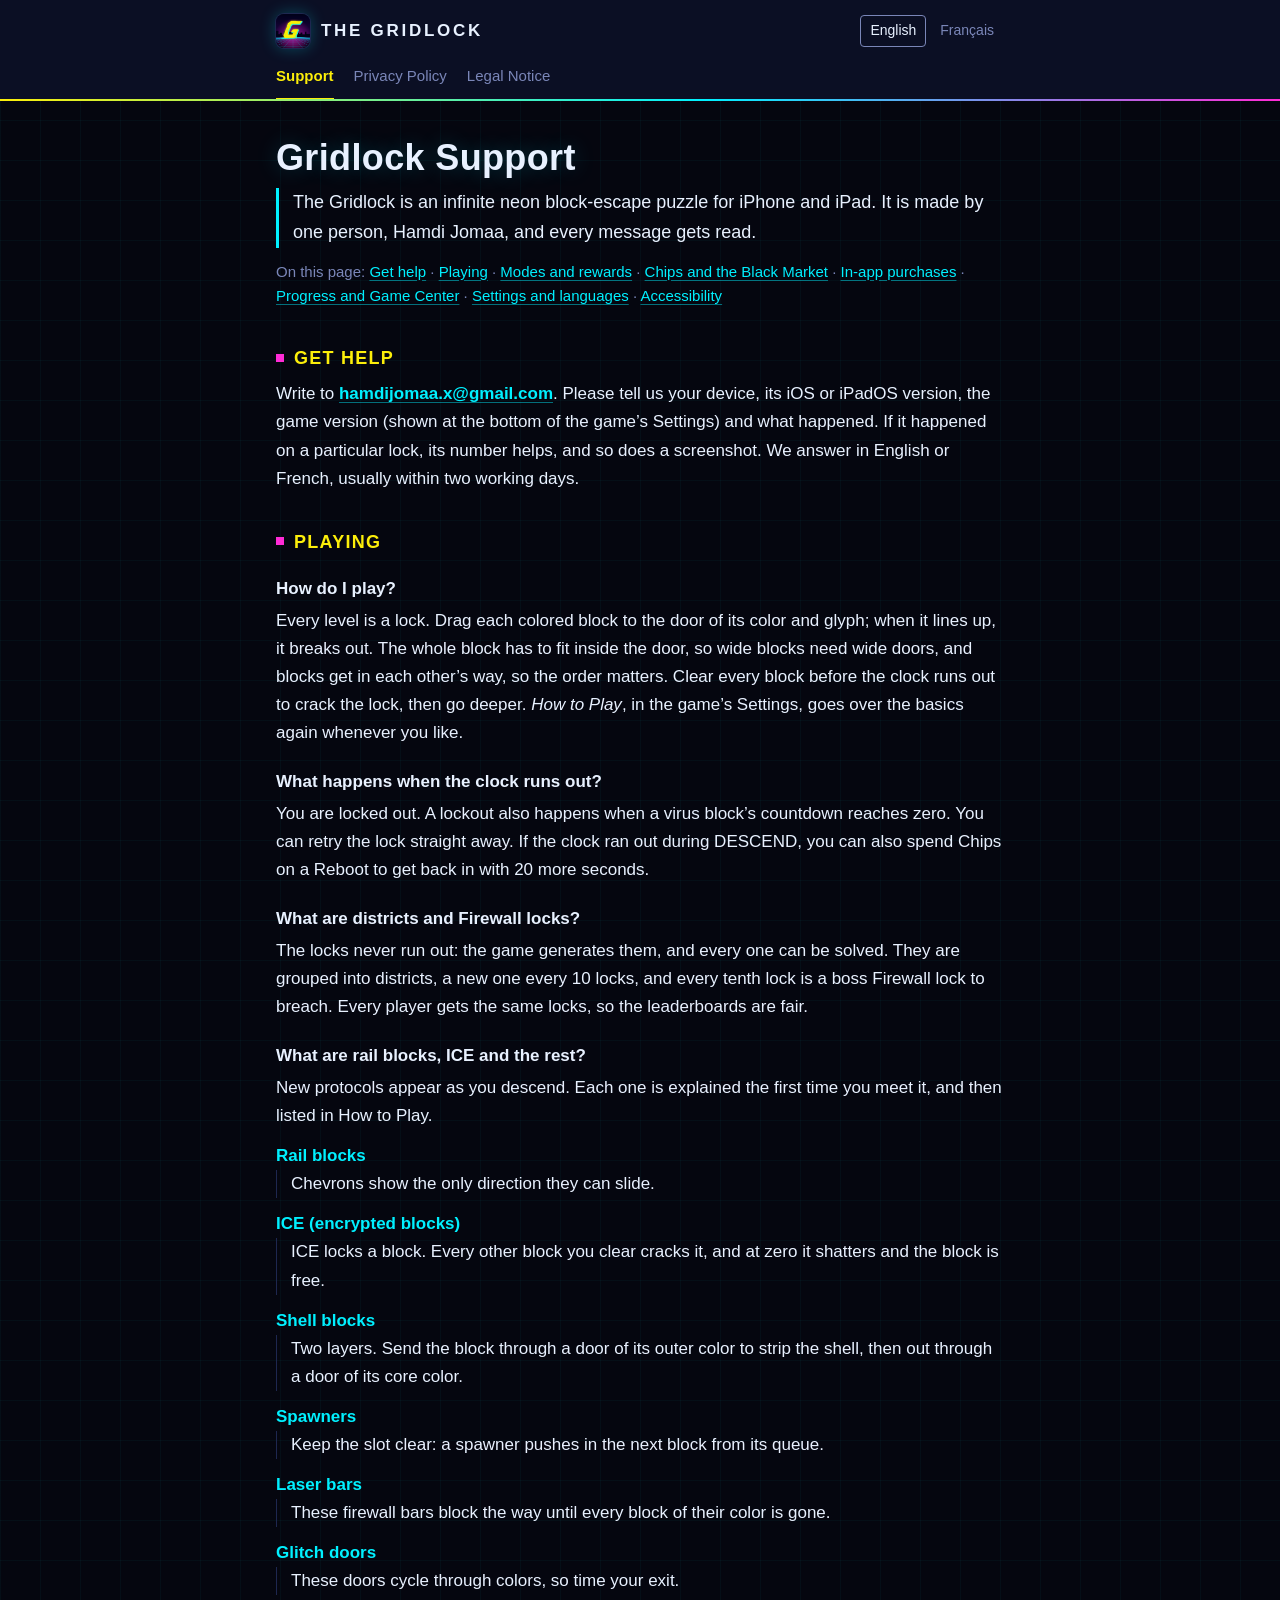
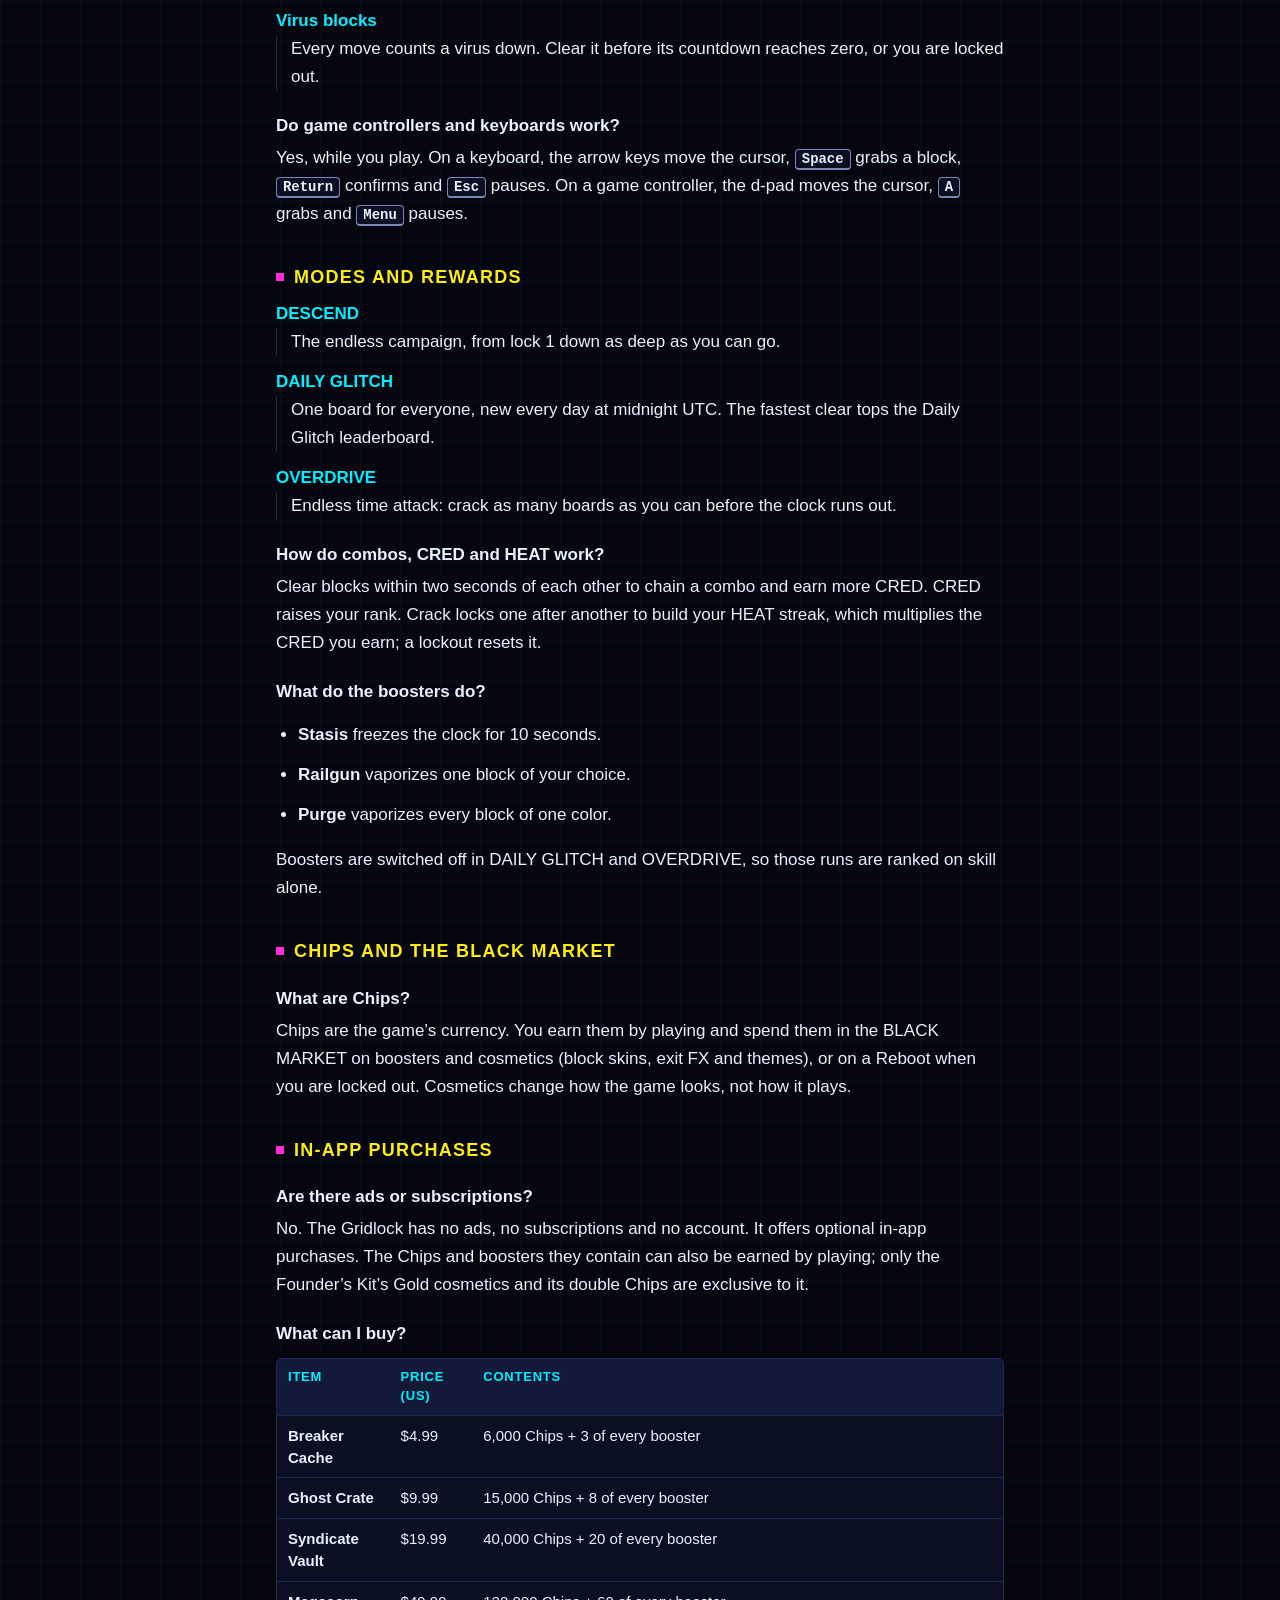
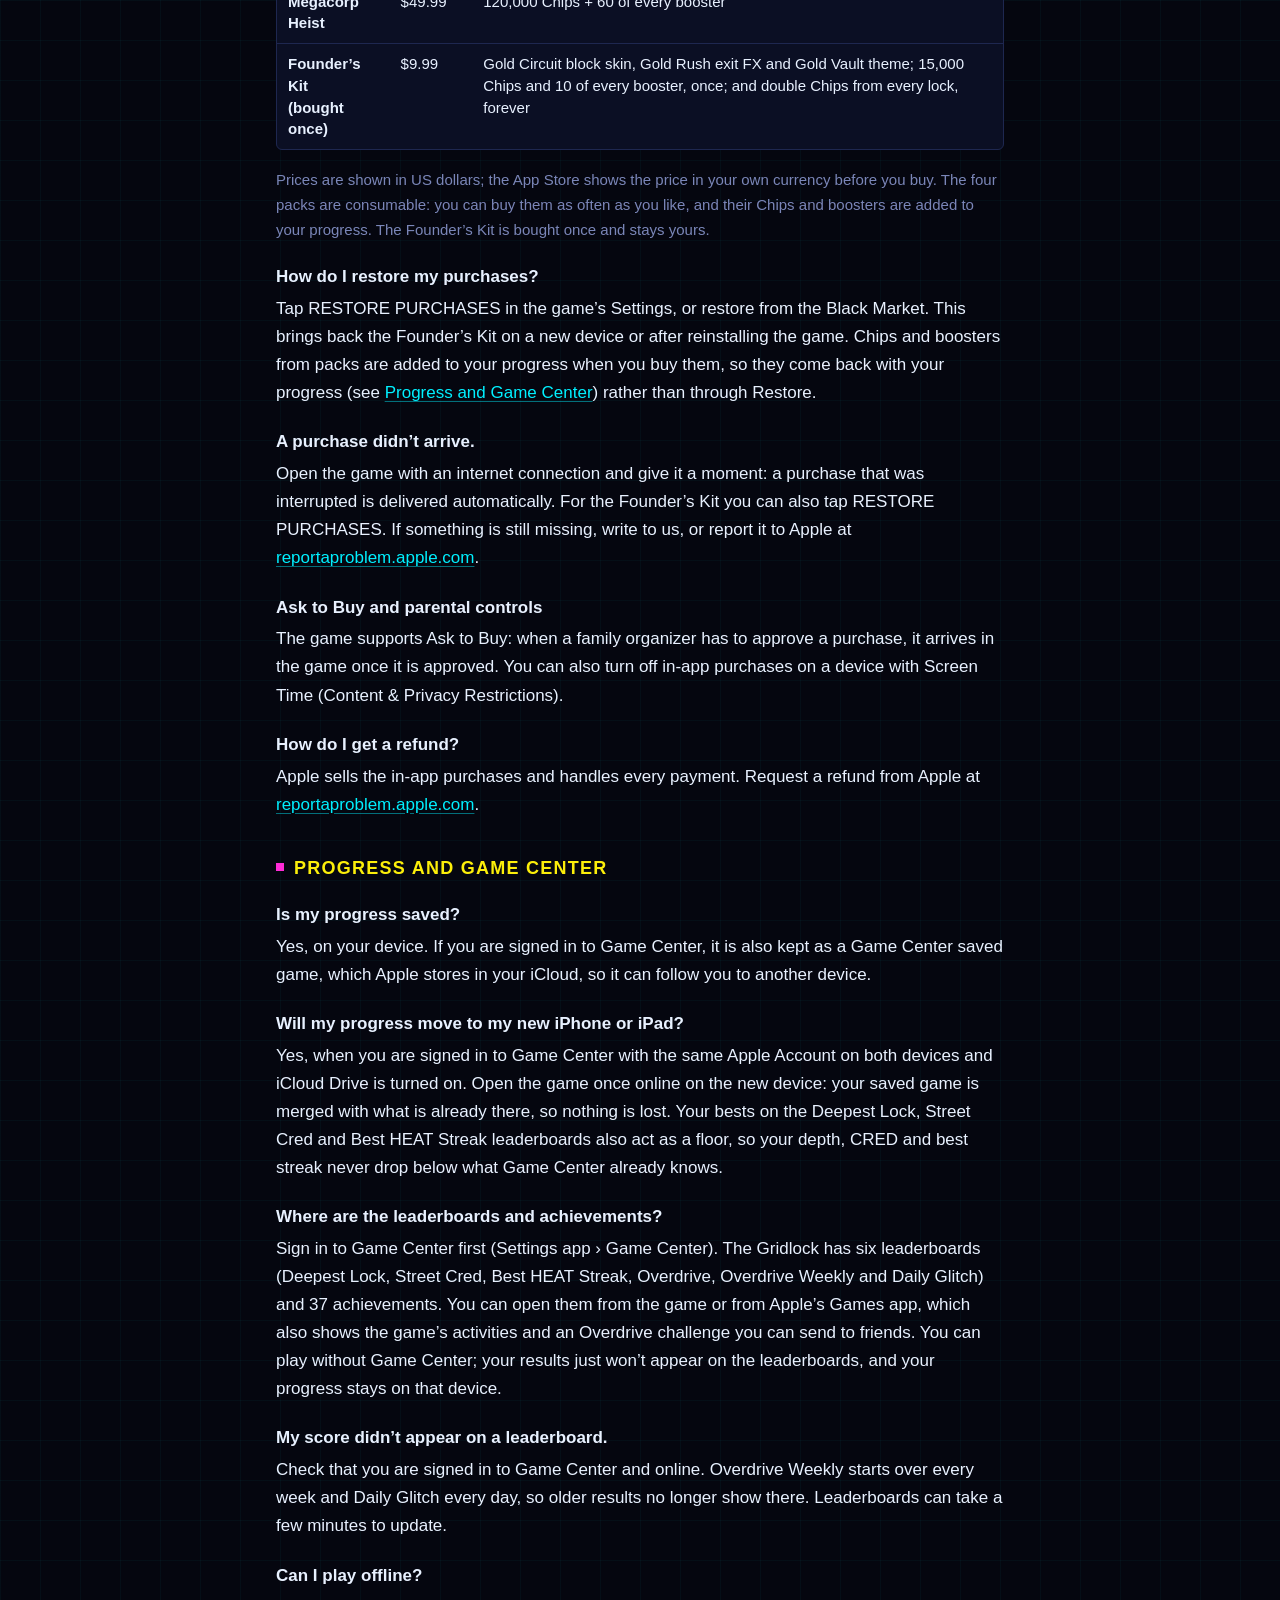
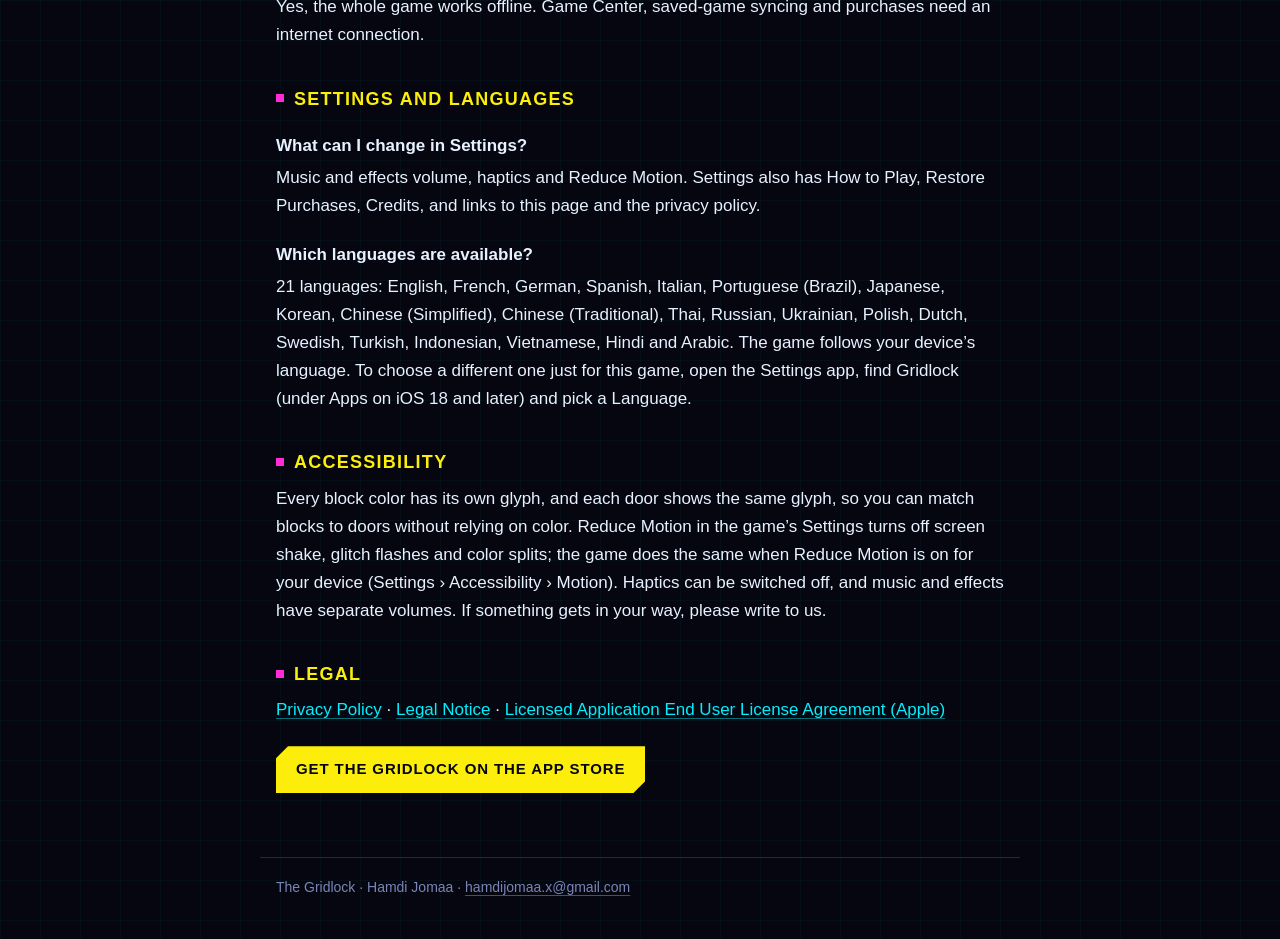
<file: index.html>
<!doctype html>
<html lang="en" dir="ltr">
<head><meta charset="utf-8"><meta name="viewport" content="width=device-width, initial-scale=1">
<meta name="color-scheme" content="dark"><meta name="theme-color" content="#05060F"><title>The Gridlock</title>
<link rel="canonical" href="https://hamdij0maa.github.io/gridlock-legal/">
<link rel="alternate" hreflang="en" href="https://hamdij0maa.github.io/gridlock-legal/en/index.html"><link rel="alternate" hreflang="fr" href="https://hamdij0maa.github.io/gridlock-legal/fr/index.html"><link rel="alternate" hreflang="x-default" href="https://hamdij0maa.github.io/gridlock-legal/">
<link rel="icon" href="icon.png"><link rel="stylesheet" href="style.css">
<script>
(function(){
  var have=['en', 'fr'];
  var asked=(navigator.languages&&navigator.languages.length?navigator.languages:[navigator.language||"en"]);
  var lang="en";
  for(var j=0;j<asked.length;j++){var b=String(asked[j]||"").toLowerCase().split("-")[0];if(have.indexOf(b)>=0){lang=b;break;}}
  var doc=(location.hash||"").replace("#","");
  var docs=['support', 'privacy', 'legal-notice'];
  location.replace(lang+"/"+(docs.indexOf(doc)>=0?doc:"support")+".html");
})();
</script></head>
<body><main><h1><span class="brand"><img src="icon.png" alt="">The Gridlock</span></h1><ul class="langs"><li><a href="en/support.html" lang="en" hreflang="en">English</a></li><li><a href="fr/support.html" lang="fr" hreflang="fr">Français</a></li></ul></main></body></html>
</file>
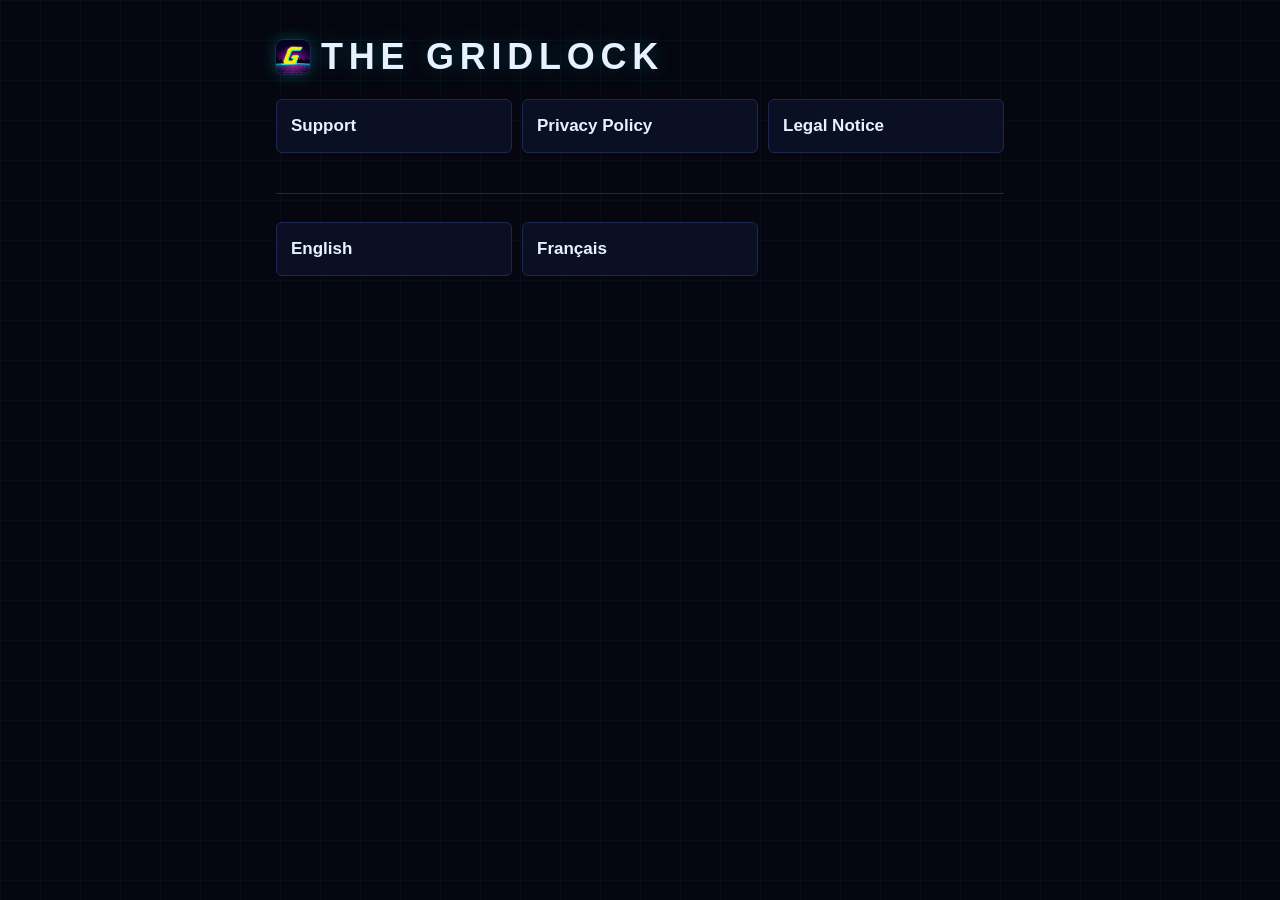
<file: en/index.html>
<!doctype html>
<html lang="en" dir="ltr">
<head><meta charset="utf-8"><meta name="viewport" content="width=device-width, initial-scale=1">
<meta name="color-scheme" content="dark"><meta name="theme-color" content="#05060F"><title>The Gridlock</title>
<link rel="canonical" href="https://hamdij0maa.github.io/gridlock-legal/en/index.html">
<link rel="alternate" hreflang="en" href="https://hamdij0maa.github.io/gridlock-legal/en/index.html"><link rel="alternate" hreflang="fr" href="https://hamdij0maa.github.io/gridlock-legal/fr/index.html"><link rel="alternate" hreflang="x-default" href="https://hamdij0maa.github.io/gridlock-legal/">
<link rel="icon" href="../icon.png"><link rel="stylesheet" href="../style.css"></head>
<body><main><h1><span class="brand"><img src="../icon.png" alt="">The Gridlock</span></h1><ul class="langs"><li><a href="support.html">Support</a></li><li><a href="privacy.html">Privacy Policy</a></li><li><a href="legal-notice.html">Legal Notice</a></li></ul><hr><nav aria-label="Language / Langue"><ul class="langs"><li><a href="../en/index.html" lang="en" hreflang="en" aria-current="true">English</a></li><li><a href="../fr/index.html" lang="fr" hreflang="fr">Français</a></li></ul></nav></main></body></html>
</file>
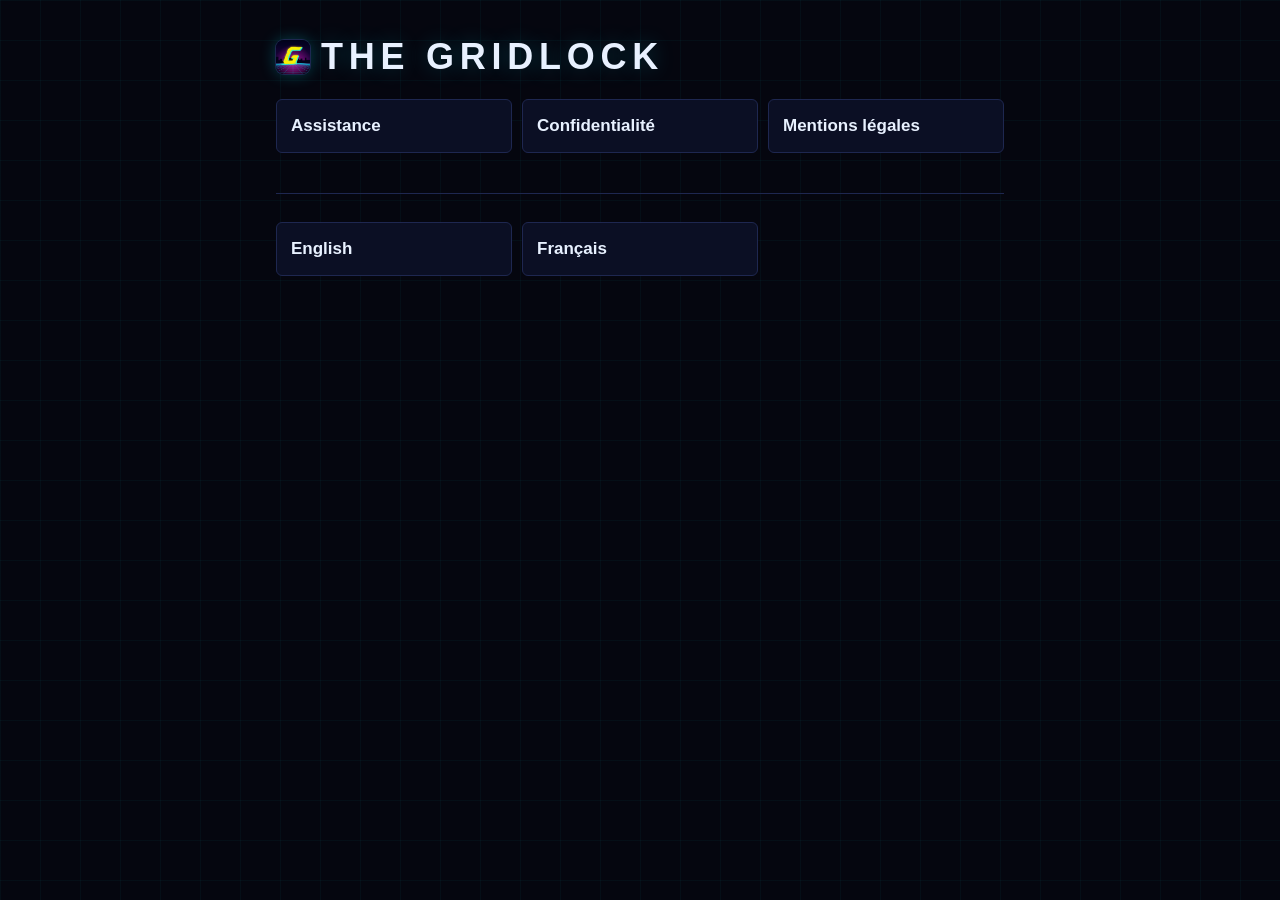
<file: fr/index.html>
<!doctype html>
<html lang="fr" dir="ltr">
<head><meta charset="utf-8"><meta name="viewport" content="width=device-width, initial-scale=1">
<meta name="color-scheme" content="dark"><meta name="theme-color" content="#05060F"><title>The Gridlock</title>
<link rel="canonical" href="https://hamdij0maa.github.io/gridlock-legal/fr/index.html">
<link rel="alternate" hreflang="en" href="https://hamdij0maa.github.io/gridlock-legal/en/index.html"><link rel="alternate" hreflang="fr" href="https://hamdij0maa.github.io/gridlock-legal/fr/index.html"><link rel="alternate" hreflang="x-default" href="https://hamdij0maa.github.io/gridlock-legal/">
<link rel="icon" href="../icon.png"><link rel="stylesheet" href="../style.css"></head>
<body><main><h1><span class="brand"><img src="../icon.png" alt="">The Gridlock</span></h1><ul class="langs"><li><a href="support.html">Assistance</a></li><li><a href="privacy.html">Confidentialité</a></li><li><a href="legal-notice.html">Mentions légales</a></li></ul><hr><nav aria-label="Language / Langue"><ul class="langs"><li><a href="../en/index.html" lang="en" hreflang="en">English</a></li><li><a href="../fr/index.html" lang="fr" hreflang="fr" aria-current="true">Français</a></li></ul></nav></main></body></html>
</file>
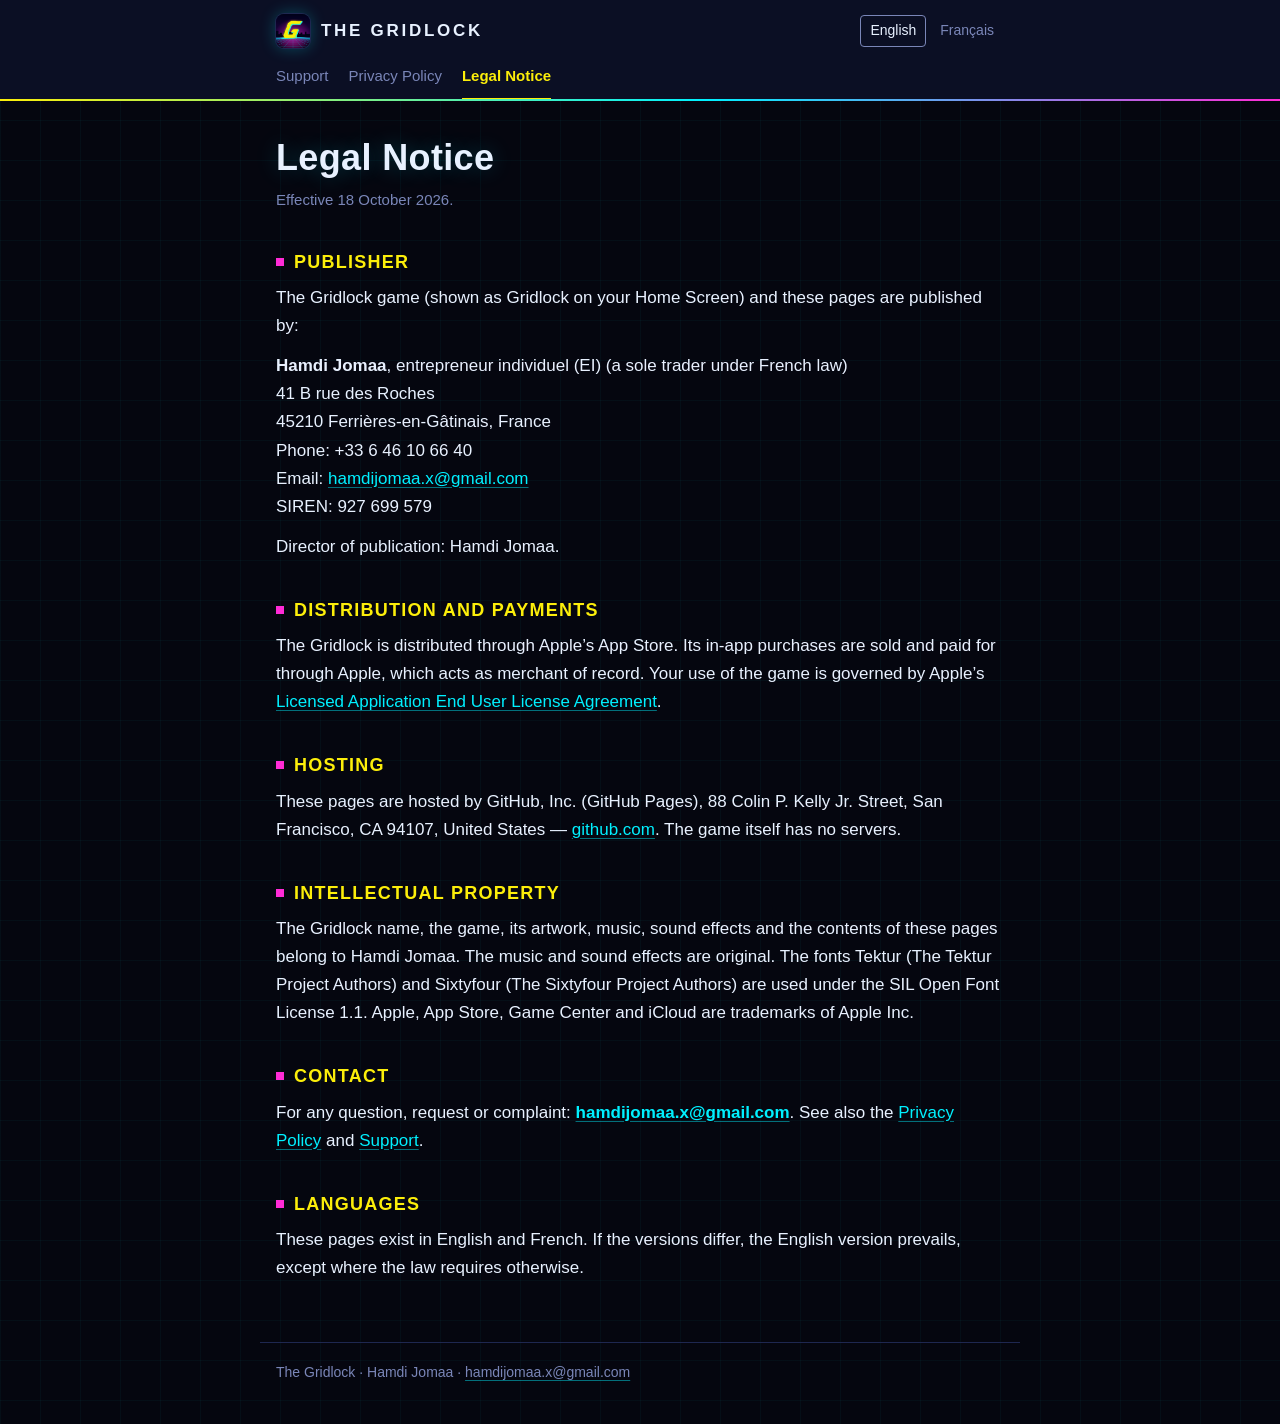
<file: en/legal-notice.html>
<!doctype html>
<html lang="en" dir="ltr">
<head>
<meta charset="utf-8">
<meta name="viewport" content="width=device-width, initial-scale=1">
<meta name="color-scheme" content="dark">
<meta name="theme-color" content="#0B0F24">
<title>Legal Notice · The Gridlock</title>
<meta name="description" content="Publisher, hosting and intellectual property information for The Gridlock.">
<link rel="canonical" href="https://hamdij0maa.github.io/gridlock-legal/en/legal-notice.html">
<link rel="alternate" hreflang="en" href="https://hamdij0maa.github.io/gridlock-legal/en/legal-notice.html">
<link rel="alternate" hreflang="fr" href="https://hamdij0maa.github.io/gridlock-legal/fr/legal-notice.html">
<link rel="alternate" hreflang="x-default" href="https://hamdij0maa.github.io/gridlock-legal/en/legal-notice.html">
<link rel="icon" href="../icon.png">
<link rel="stylesheet" href="../style.css">
</head>
<body>
<header>
<div class="bar"><a class="brand" href="support.html"><img src="../icon.png" alt="">The Gridlock</a>
<nav class="lang" aria-label="Language / Langue"><a href="../en/legal-notice.html" lang="en" hreflang="en" aria-current="true">English</a><a href="../fr/legal-notice.html" lang="fr" hreflang="fr">Français</a></nav></div>
<nav class="docs" aria-label="Pages"><a href="support.html">Support</a><a href="privacy.html">Privacy Policy</a><a href="legal-notice.html" aria-current="page">Legal Notice</a></nav>
</header>
<main>
<h1 id="top">Legal Notice</h1>
<p class="date">Effective 18 October 2026.</p>

<h2 id="publisher">Publisher</h2>
<p>The Gridlock game (shown as Gridlock on your Home Screen) and these pages are published by:</p>
<p><strong>Hamdi Jomaa</strong>, entrepreneur individuel (EI) (a sole trader under French law)<br>41 B rue des Roches<br>45210 Ferrières-en-Gâtinais, France<br>Phone: +33 6 46 10 66 40<br>Email: <a href="mailto:hamdijomaa.x@gmail.com">hamdijomaa.x@gmail.com</a><br>SIREN: 927 699 579</p>
<p>Director of publication: Hamdi Jomaa.</p>

<h2 id="distribution">Distribution and payments</h2>
<p>The Gridlock is distributed through Apple’s App Store. Its in-app purchases are sold and paid for through Apple, which acts as merchant of record. Your use of the game is governed by Apple’s <a href="https://www.apple.com/legal/internet-services/itunes/dev/stdeula/">Licensed Application End User License Agreement</a>.</p>

<h2 id="hosting">Hosting</h2>
<p>These pages are hosted by GitHub, Inc. (GitHub Pages), 88 Colin P. Kelly Jr. Street, San Francisco, CA 94107, United States — <a href="https://github.com">github.com</a>. The game itself has no servers.</p>

<h2 id="ip">Intellectual property</h2>
<p>The Gridlock name, the game, its artwork, music, sound effects and the contents of these pages belong to Hamdi Jomaa. The music and sound effects are original. The fonts Tektur (The Tektur Project Authors) and Sixtyfour (The Sixtyfour Project Authors) are used under the SIL Open Font License 1.1. Apple, App Store, Game Center and iCloud are trademarks of Apple Inc.</p>

<h2 id="contact">Contact</h2>
<p>For any question, request or complaint: <strong><a href="mailto:hamdijomaa.x@gmail.com">hamdijomaa.x@gmail.com</a></strong>. See also the <a href="privacy.html">Privacy Policy</a> and <a href="support.html">Support</a>.</p>

<h2 id="languages">Languages</h2>
<p>These pages exist in English and French. If the versions differ, the English version prevails, except where the law requires otherwise.</p>
</main>
<footer>The Gridlock · Hamdi Jomaa · <a href="mailto:hamdijomaa.x@gmail.com">hamdijomaa.x@gmail.com</a></footer>
</body>
</html>
</file>
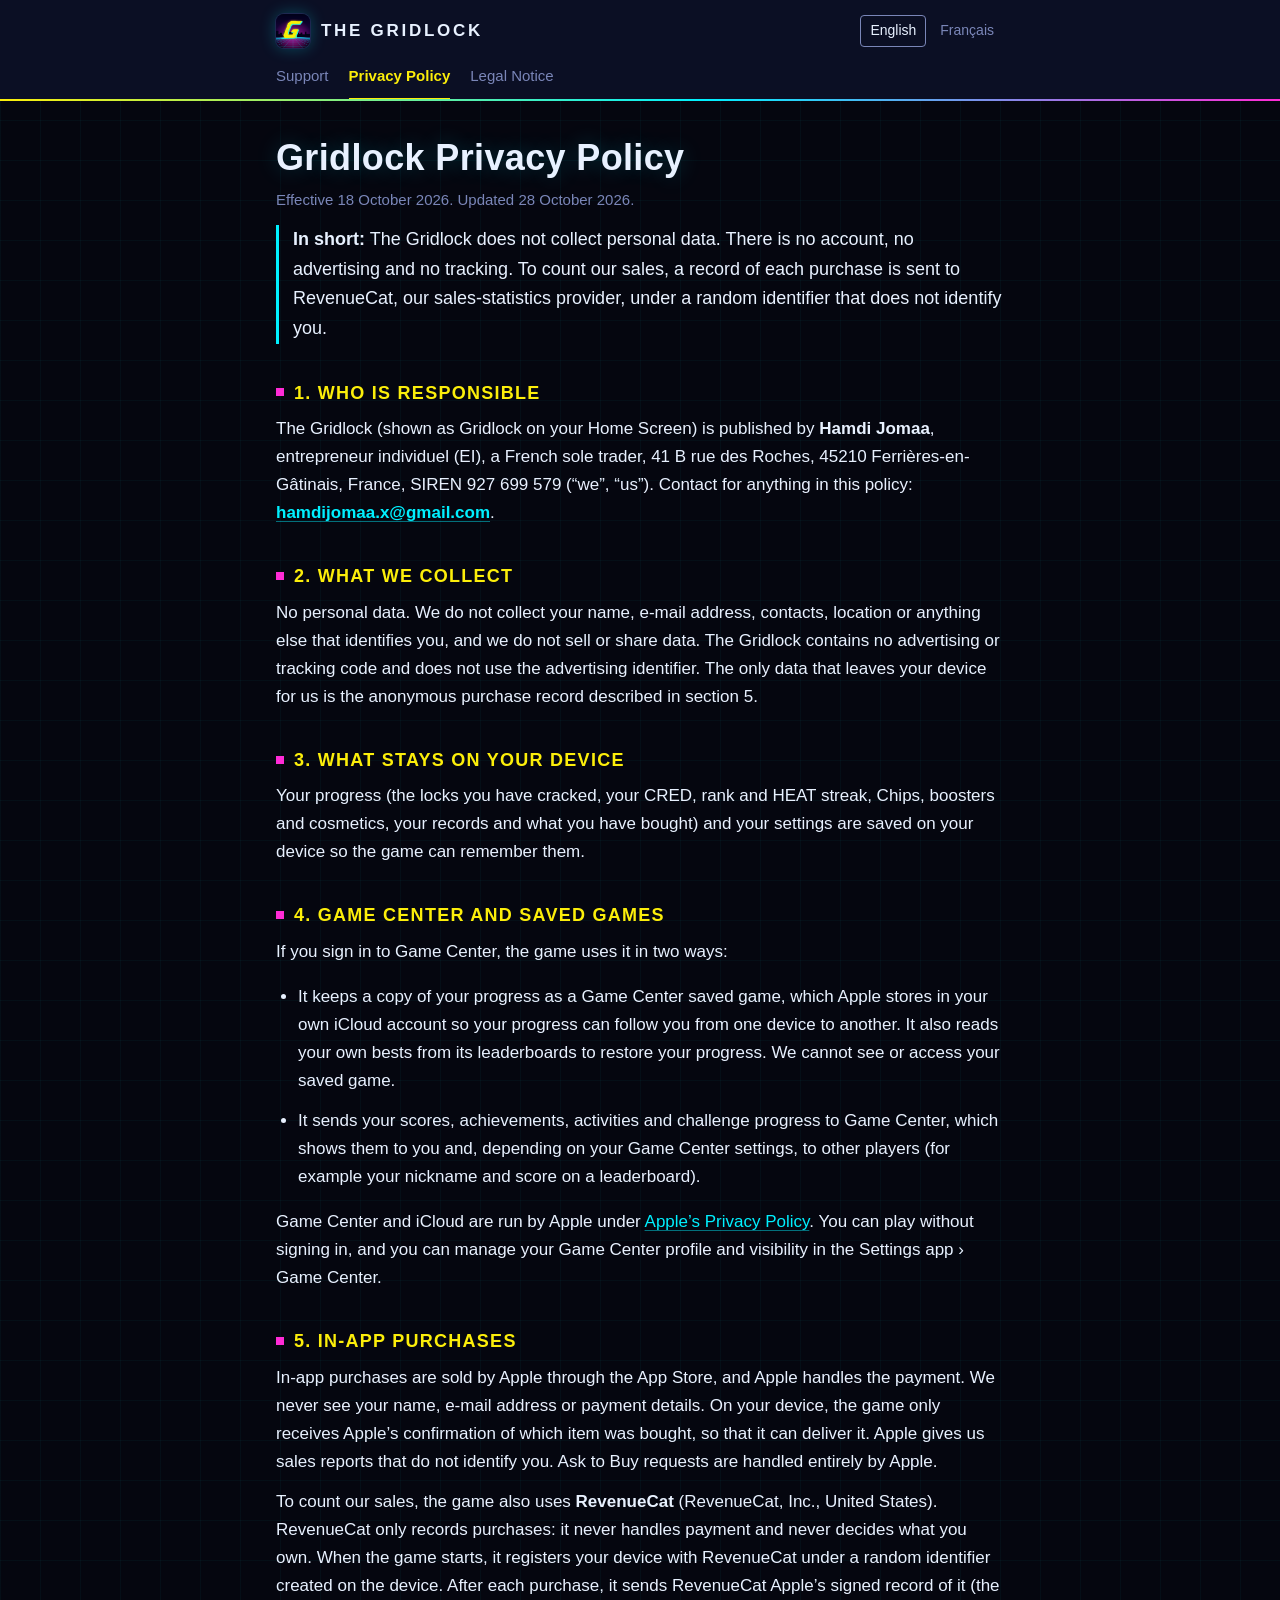
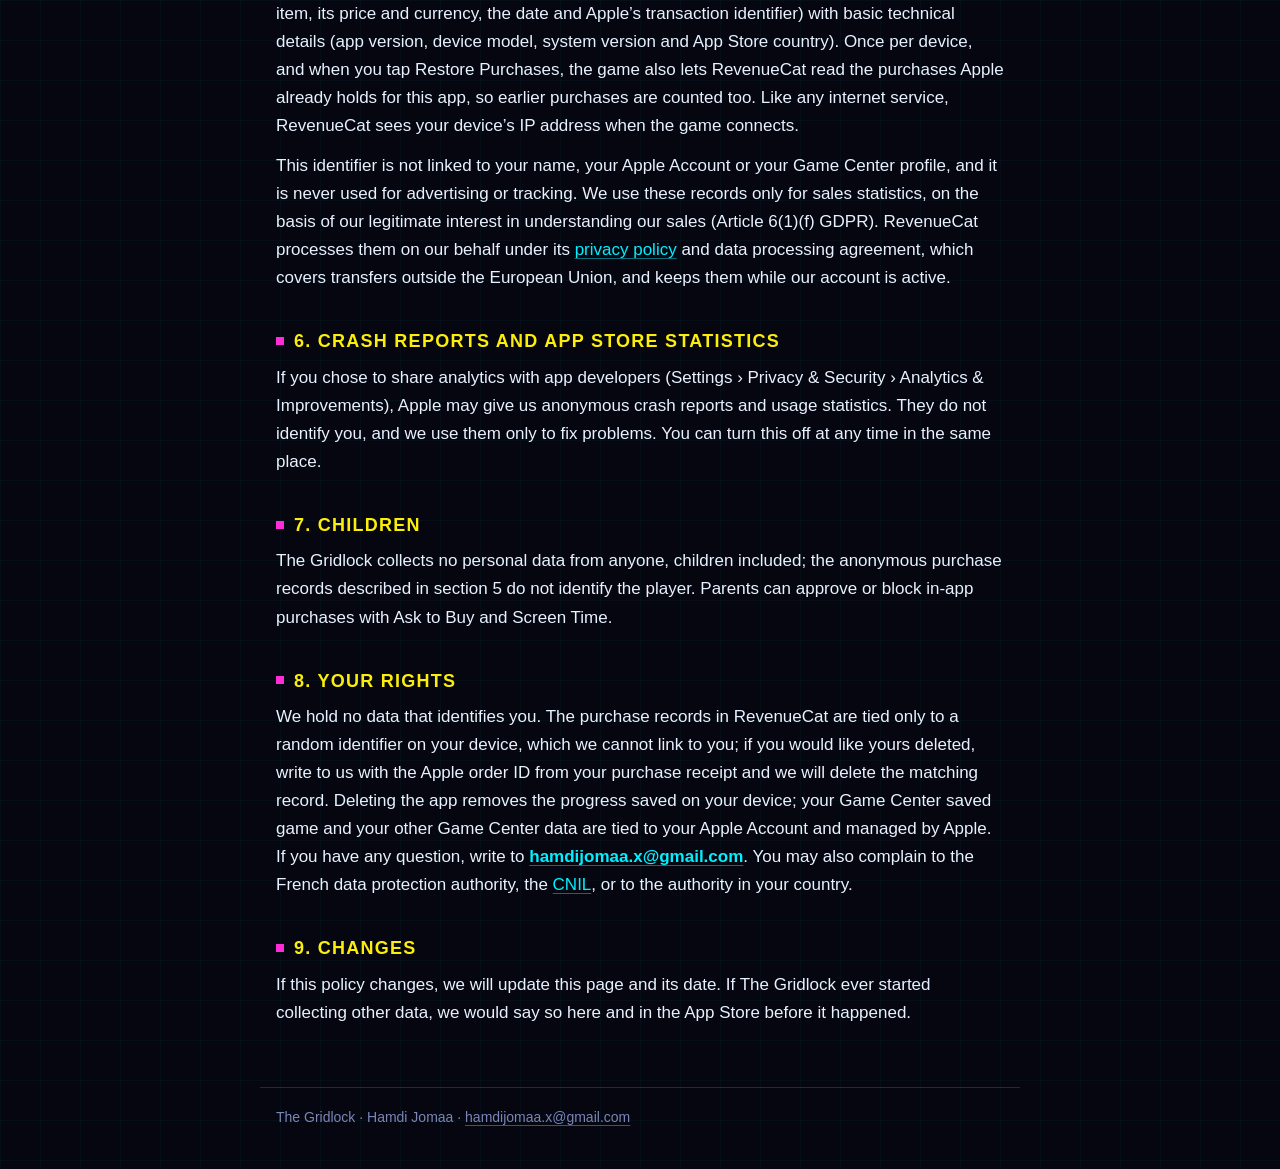
<file: en/privacy.html>
<!doctype html>
<html lang="en" dir="ltr">
<head>
<meta charset="utf-8">
<meta name="viewport" content="width=device-width, initial-scale=1">
<meta name="color-scheme" content="dark">
<meta name="theme-color" content="#0B0F24">
<title>Privacy Policy · The Gridlock</title>
<meta name="description" content="The Gridlock collects no personal data: no account, no ads, no tracking. Purchases are counted anonymously with RevenueCat.">
<link rel="canonical" href="https://hamdij0maa.github.io/gridlock-legal/en/privacy.html">
<link rel="alternate" hreflang="en" href="https://hamdij0maa.github.io/gridlock-legal/en/privacy.html">
<link rel="alternate" hreflang="fr" href="https://hamdij0maa.github.io/gridlock-legal/fr/privacy.html">
<link rel="alternate" hreflang="x-default" href="https://hamdij0maa.github.io/gridlock-legal/en/privacy.html">
<link rel="icon" href="../icon.png">
<link rel="stylesheet" href="../style.css">
</head>
<body>
<header>
<div class="bar"><a class="brand" href="support.html"><img src="../icon.png" alt="">The Gridlock</a>
<nav class="lang" aria-label="Language / Langue"><a href="../en/privacy.html" lang="en" hreflang="en" aria-current="true">English</a><a href="../fr/privacy.html" lang="fr" hreflang="fr">Français</a></nav></div>
<nav class="docs" aria-label="Pages"><a href="support.html">Support</a><a href="privacy.html" aria-current="page">Privacy Policy</a><a href="legal-notice.html">Legal Notice</a></nav>
</header>
<main>
<h1 id="top">Gridlock Privacy Policy</h1>
<p class="date">Effective 18 October 2026. Updated 28 October 2026.</p>
<p class="lead"><strong>In short:</strong> The Gridlock does not collect personal data. There is no account, no advertising and no tracking. To count our sales, a record of each purchase is sent to RevenueCat, our sales-statistics provider, under a random identifier that does not identify you.</p>

<h2 id="1-who-is-responsible">1. Who is responsible</h2>
<p>The Gridlock (shown as Gridlock on your Home Screen) is published by <strong>Hamdi Jomaa</strong>, entrepreneur individuel (EI), a French sole trader, 41 B rue des Roches, 45210 Ferrières-en-Gâtinais, France, SIREN 927 699 579 (“we”, “us”). Contact for anything in this policy: <strong><a href="mailto:hamdijomaa.x@gmail.com">hamdijomaa.x@gmail.com</a></strong>.</p>

<h2 id="2-what-we-collect">2. What we collect</h2>
<p>No personal data. We do not collect your name, e-mail address, contacts, location or anything else that identifies you, and we do not sell or share data. The Gridlock contains no advertising or tracking code and does not use the advertising identifier. The only data that leaves your device for us is the anonymous purchase record described in section 5.</p>

<h2 id="3-on-your-device">3. What stays on your device</h2>
<p>Your progress (the locks you have cracked, your CRED, rank and HEAT streak, Chips, boosters and cosmetics, your records and what you have bought) and your settings are saved on your device so the game can remember them.</p>

<h2 id="4-game-center">4. Game Center and saved games</h2>
<p>If you sign in to Game Center, the game uses it in two ways:</p>
<ul>
<li>It keeps a copy of your progress as a Game Center saved game, which Apple stores in your own iCloud account so your progress can follow you from one device to another. It also reads your own bests from its leaderboards to restore your progress. We cannot see or access your saved game.</li>
<li>It sends your scores, achievements, activities and challenge progress to Game Center, which shows them to you and, depending on your Game Center settings, to other players (for example your nickname and score on a leaderboard).</li>
</ul>
<p>Game Center and iCloud are run by Apple under <a href="https://www.apple.com/legal/privacy/">Apple’s Privacy Policy</a>. You can play without signing in, and you can manage your Game Center profile and visibility in the Settings app › Game Center.</p>

<h2 id="5-purchases">5. In-app purchases</h2>
<p>In-app purchases are sold by Apple through the App Store, and Apple handles the payment. We never see your name, e-mail address or payment details. On your device, the game only receives Apple’s confirmation of which item was bought, so that it can deliver it. Apple gives us sales reports that do not identify you. Ask to Buy requests are handled entirely by Apple.</p>
<p>To count our sales, the game also uses <strong>RevenueCat</strong> (RevenueCat, Inc., United States). RevenueCat only records purchases: it never handles payment and never decides what you own. When the game starts, it registers your device with RevenueCat under a random identifier created on the device. After each purchase, it sends RevenueCat Apple’s signed record of it (the item, its price and currency, the date and Apple’s transaction identifier) with basic technical details (app version, device model, system version and App Store country). Once per device, and when you tap Restore Purchases, the game also lets RevenueCat read the purchases Apple already holds for this app, so earlier purchases are counted too. Like any internet service, RevenueCat sees your device’s IP address when the game connects.</p>
<p>This identifier is not linked to your name, your Apple Account or your Game Center profile, and it is never used for advertising or tracking. We use these records only for sales statistics, on the basis of our legitimate interest in understanding our sales (Article 6(1)(f) GDPR). RevenueCat processes them on our behalf under its <a href="https://www.revenuecat.com/privacy">privacy policy</a> and data processing agreement, which covers transfers outside the European Union, and keeps them while our account is active.</p>

<h2 id="6-crash-reports">6. Crash reports and App Store statistics</h2>
<p>If you chose to share analytics with app developers (Settings › Privacy &amp; Security › Analytics &amp; Improvements), Apple may give us anonymous crash reports and usage statistics. They do not identify you, and we use them only to fix problems. You can turn this off at any time in the same place.</p>

<h2 id="7-children">7. Children</h2>
<p>The Gridlock collects no personal data from anyone, children included; the anonymous purchase records described in section 5 do not identify the player. Parents can approve or block in-app purchases with Ask to Buy and Screen Time.</p>

<h2 id="8-your-rights">8. Your rights</h2>
<p>We hold no data that identifies you. The purchase records in RevenueCat are tied only to a random identifier on your device, which we cannot link to you; if you would like yours deleted, write to us with the Apple order ID from your purchase receipt and we will delete the matching record. Deleting the app removes the progress saved on your device; your Game Center saved game and your other Game Center data are tied to your Apple Account and managed by Apple. If you have any question, write to <strong><a href="mailto:hamdijomaa.x@gmail.com">hamdijomaa.x@gmail.com</a></strong>. You may also complain to the French data protection authority, the <a href="https://www.cnil.fr">CNIL</a>, or to the authority in your country.</p>

<h2 id="9-changes">9. Changes</h2>
<p>If this policy changes, we will update this page and its date. If The Gridlock ever started collecting other data, we would say so here and in the App Store before it happened.</p>
</main>
<footer>The Gridlock · Hamdi Jomaa · <a href="mailto:hamdijomaa.x@gmail.com">hamdijomaa.x@gmail.com</a></footer>
</body>
</html>
</file>
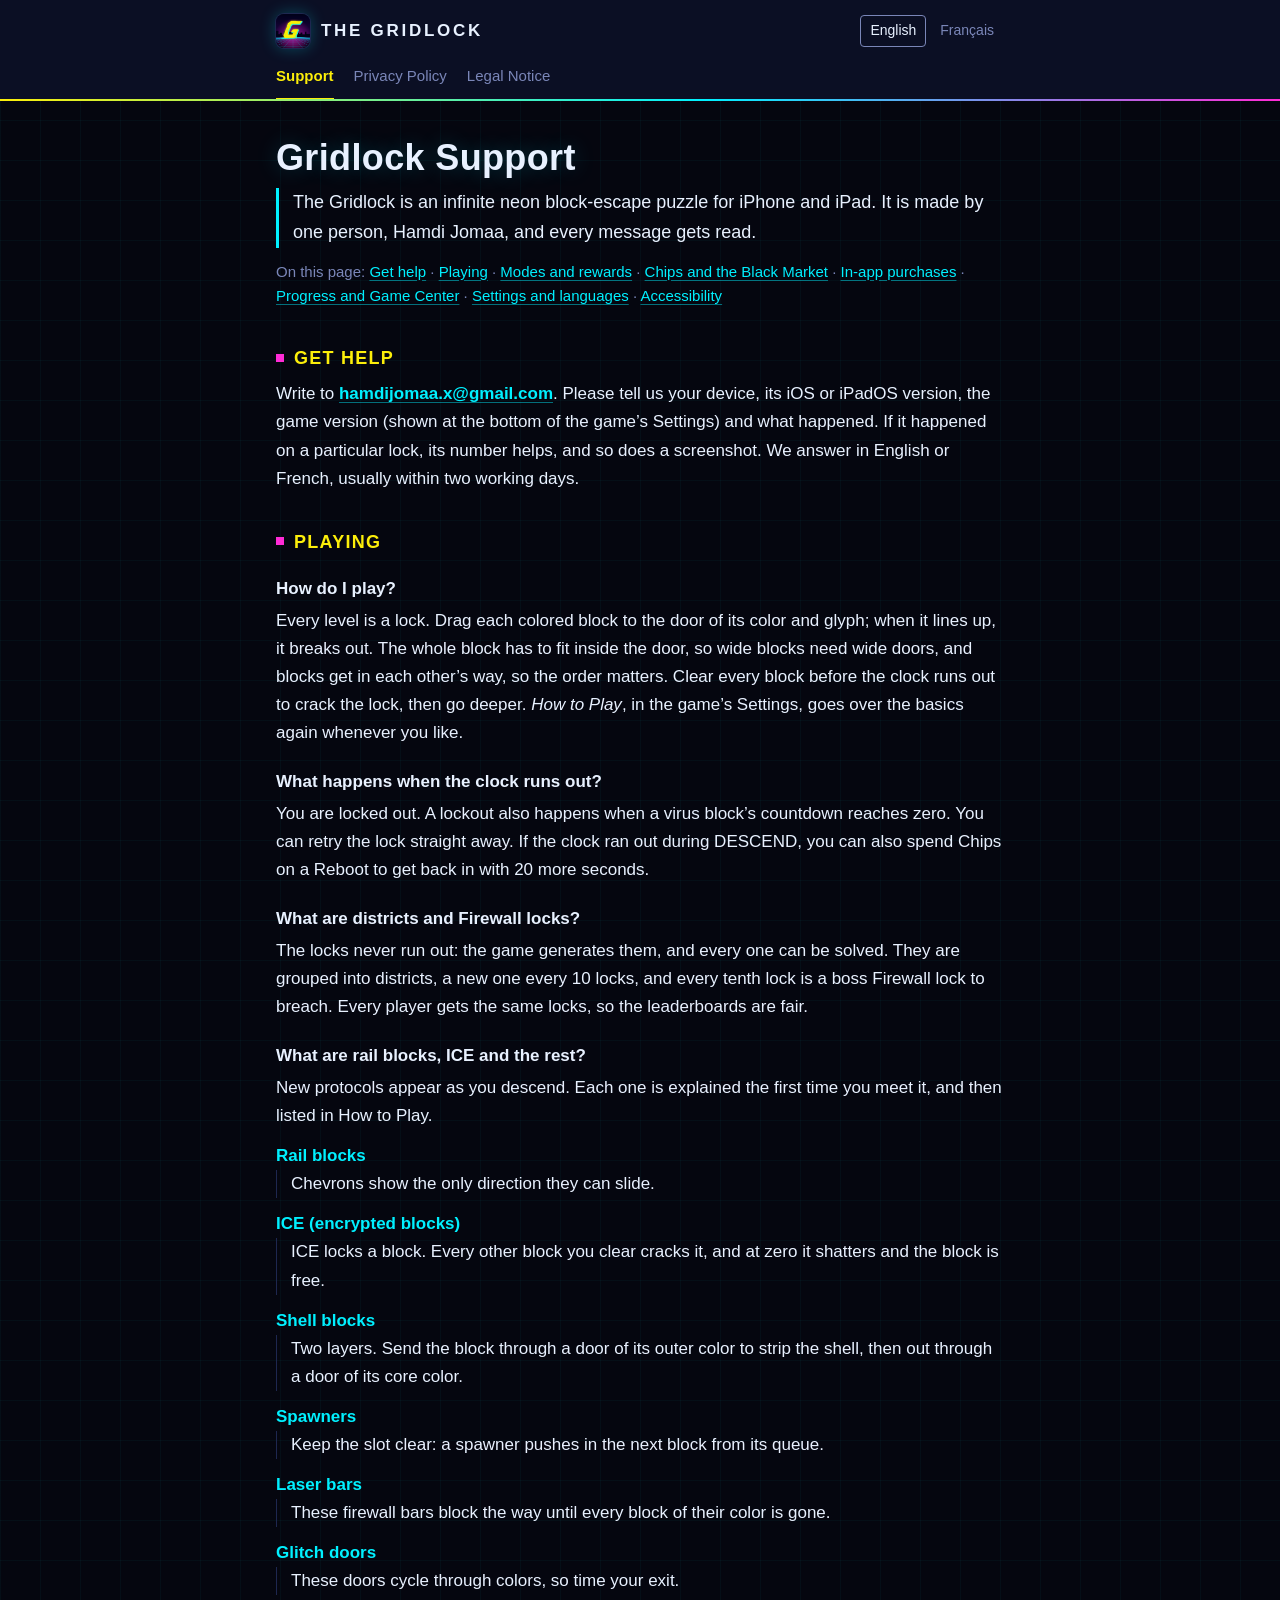
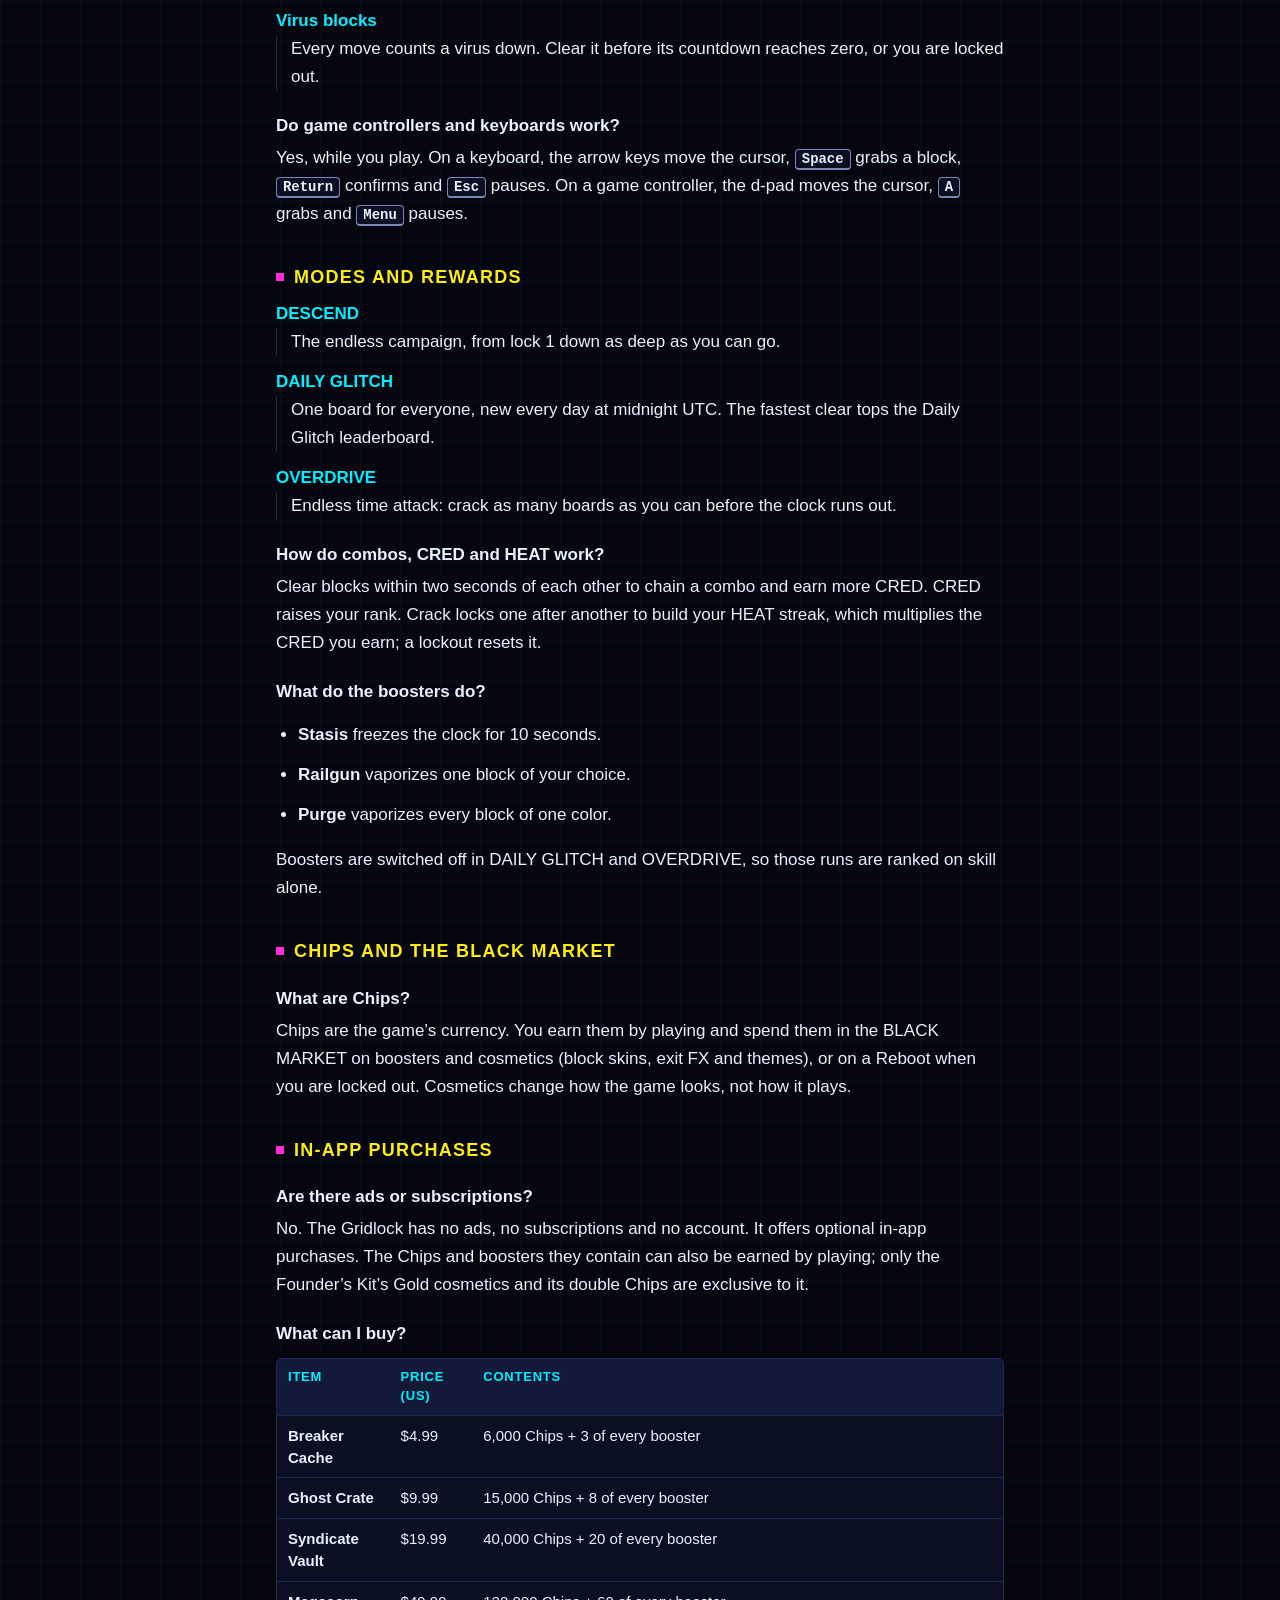
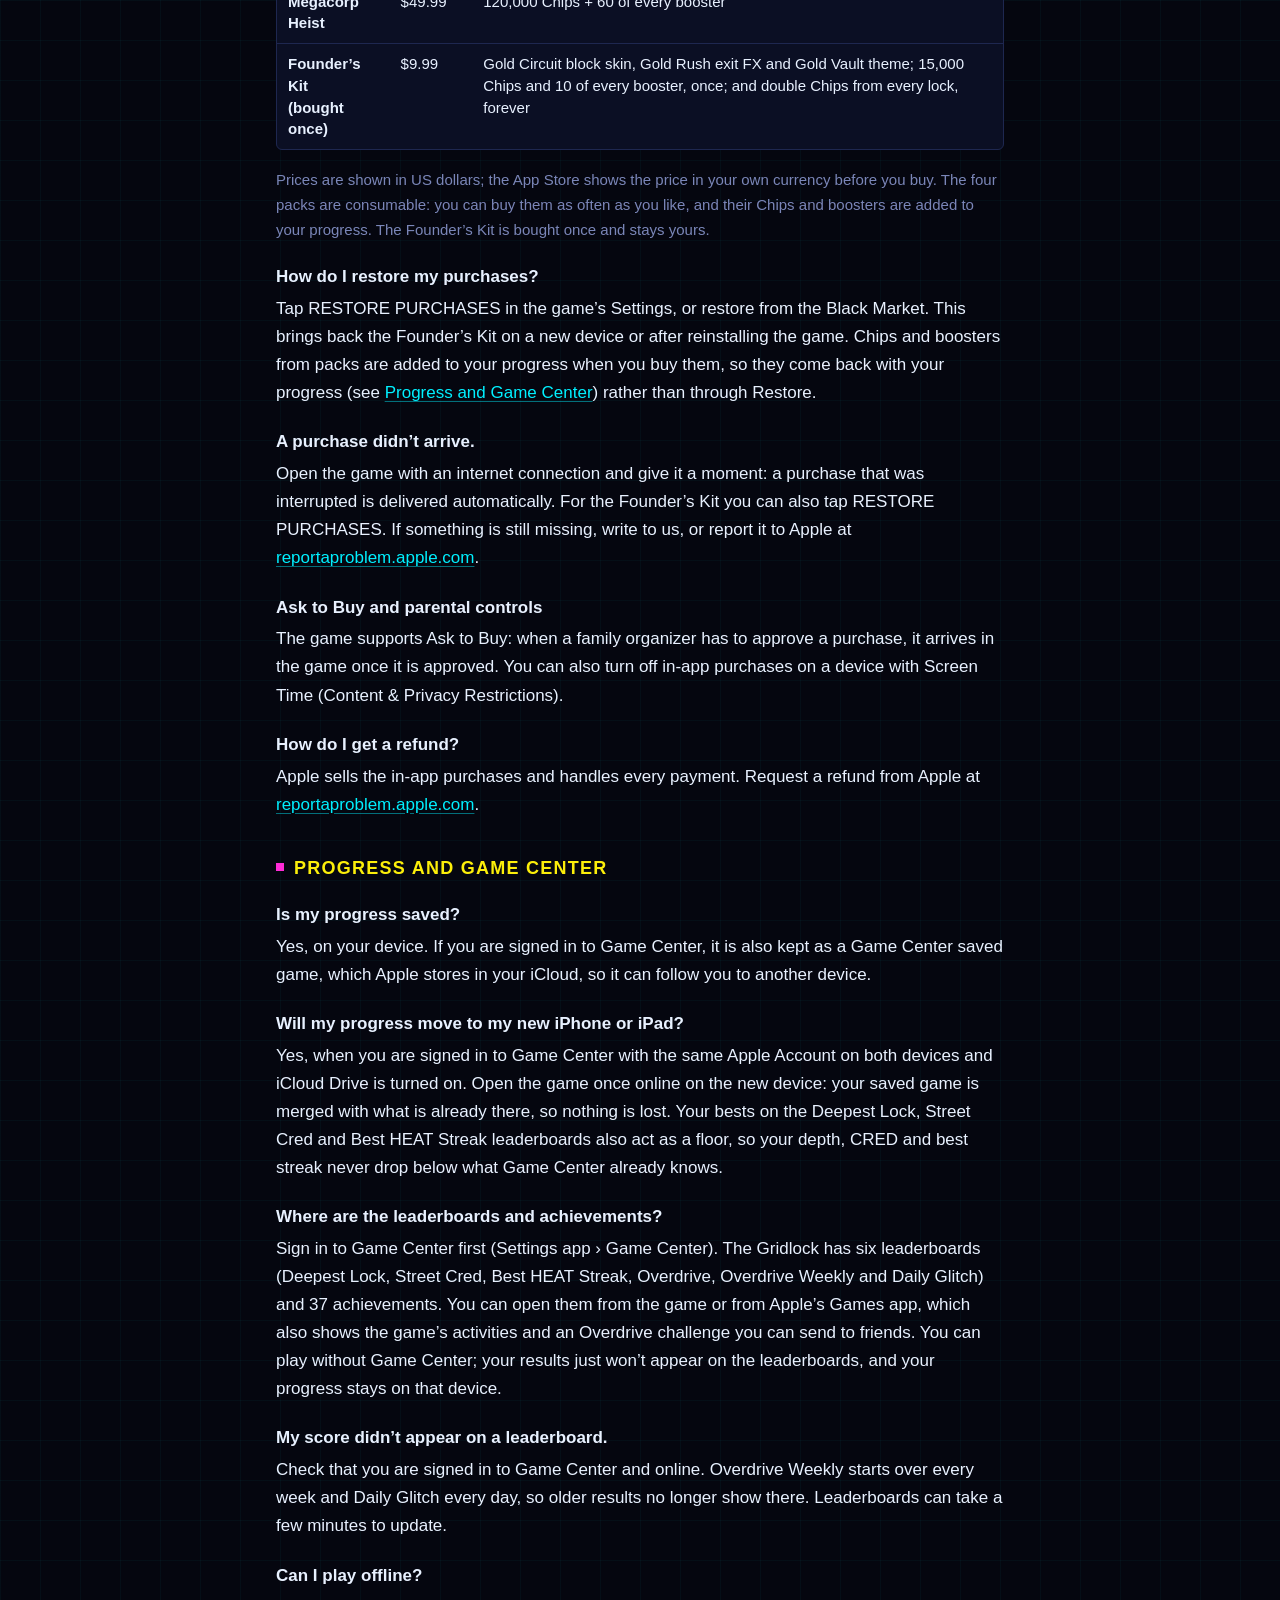
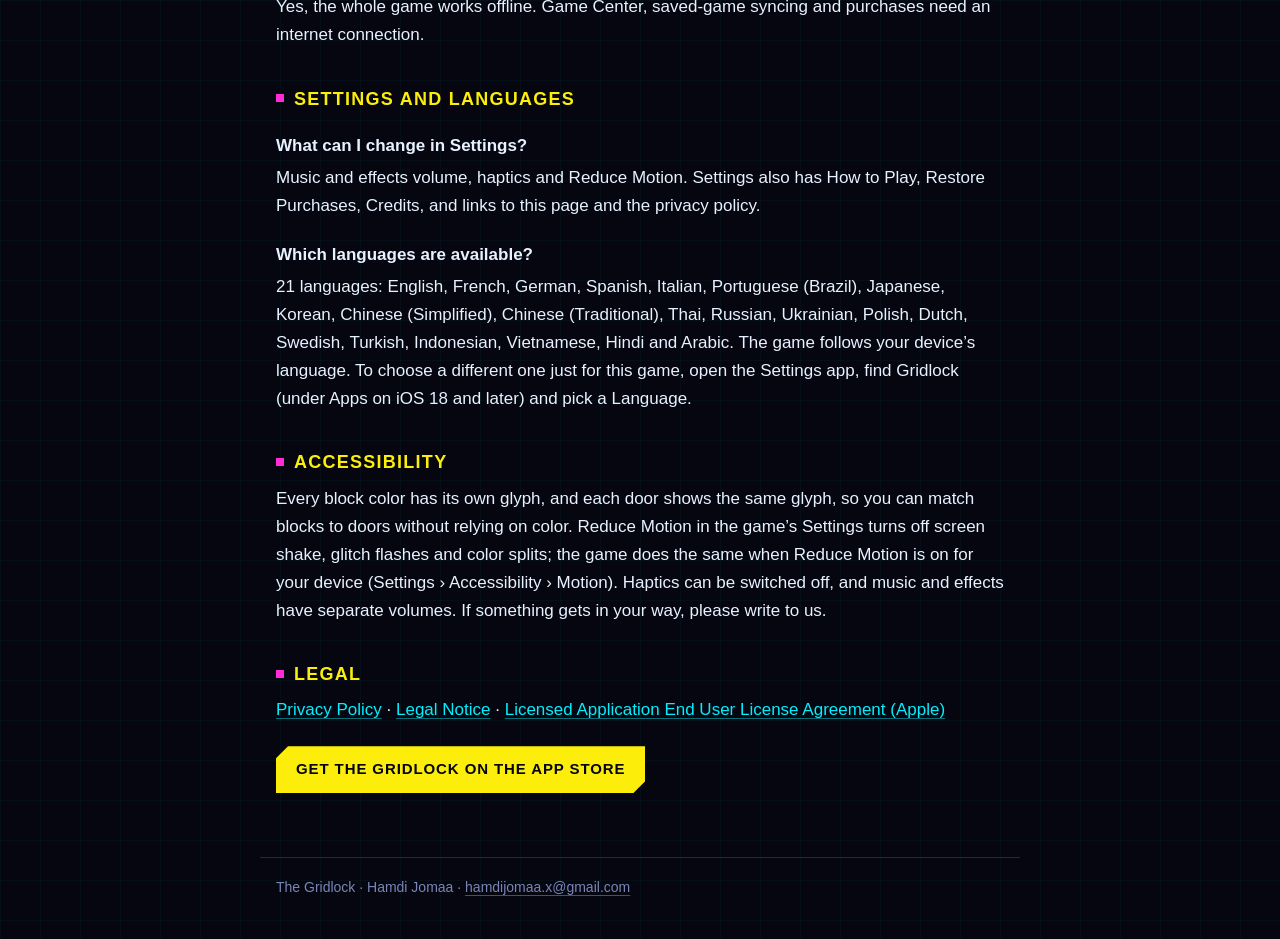
<file: en/support.html>
<!doctype html>
<html lang="en" dir="ltr">
<head>
<meta charset="utf-8">
<meta name="viewport" content="width=device-width, initial-scale=1">
<meta name="color-scheme" content="dark">
<meta name="theme-color" content="#0B0F24">
<title>Support · The Gridlock</title>
<meta name="description" content="Help with The Gridlock, the infinite neon block-escape puzzle for iPhone and iPad: how to play, modes, purchases, progress and Game Center.">
<link rel="canonical" href="https://hamdij0maa.github.io/gridlock-legal/en/support.html">
<link rel="alternate" hreflang="en" href="https://hamdij0maa.github.io/gridlock-legal/en/support.html">
<link rel="alternate" hreflang="fr" href="https://hamdij0maa.github.io/gridlock-legal/fr/support.html">
<link rel="alternate" hreflang="x-default" href="https://hamdij0maa.github.io/gridlock-legal/en/support.html">
<link rel="icon" href="../icon.png">
<link rel="stylesheet" href="../style.css">
</head>
<body>
<header>
<div class="bar"><a class="brand" href="support.html"><img src="../icon.png" alt="">The Gridlock</a>
<nav class="lang" aria-label="Language / Langue"><a href="../en/support.html" lang="en" hreflang="en" aria-current="true">English</a><a href="../fr/support.html" lang="fr" hreflang="fr">Français</a></nav></div>
<nav class="docs" aria-label="Pages"><a href="support.html" aria-current="page">Support</a><a href="privacy.html">Privacy Policy</a><a href="legal-notice.html">Legal Notice</a></nav>
</header>
<main>
<h1 id="top">Gridlock Support</h1>
<p class="lead">The Gridlock is an infinite neon block-escape puzzle for iPhone and iPad. It is made by one person, Hamdi Jomaa, and every message gets read.</p>
<nav class="toc" aria-label="On this page"><p>On this page: <a href="#get-help">Get help</a> · <a href="#playing">Playing</a> · <a href="#modes">Modes and rewards</a> · <a href="#chips">Chips and the Black Market</a> · <a href="#purchases">In-app purchases</a> · <a href="#progress">Progress and Game Center</a> · <a href="#settings">Settings and languages</a> · <a href="#accessibility">Accessibility</a></p></nav>

<h2 id="get-help">Get help</h2>
<p>Write to <strong><a href="mailto:hamdijomaa.x@gmail.com">hamdijomaa.x@gmail.com</a></strong>. Please tell us your device, its iOS or iPadOS version, the game version (shown at the bottom of the game’s Settings) and what happened. If it happened on a particular lock, its number helps, and so does a screenshot. We answer in English or French, usually within two working days.</p>

<h2 id="playing">Playing</h2>
<h3>How do I play?</h3>
<p>Every level is a lock. Drag each colored block to the door of its color and glyph; when it lines up, it breaks out. The whole block has to fit inside the door, so wide blocks need wide doors, and blocks get in each other’s way, so the order matters. Clear every block before the clock runs out to crack the lock, then go deeper. <em>How to Play</em>, in the game’s Settings, goes over the basics again whenever you like.</p>
<h3>What happens when the clock runs out?</h3>
<p>You are locked out. A lockout also happens when a virus block’s countdown reaches zero. You can retry the lock straight away. If the clock ran out during DESCEND, you can also spend Chips on a Reboot to get back in with 20 more seconds.</p>
<h3>What are districts and Firewall locks?</h3>
<p>The locks never run out: the game generates them, and every one can be solved. They are grouped into districts, a new one every 10 locks, and every tenth lock is a boss Firewall lock to breach. Every player gets the same locks, so the leaderboards are fair.</p>
<h3>What are rail blocks, ICE and the rest?</h3>
<p>New protocols appear as you descend. Each one is explained the first time you meet it, and then listed in How to Play.</p>
<dl>
<dt>Rail blocks</dt><dd>Chevrons show the only direction they can slide.</dd>
<dt>ICE (encrypted blocks)</dt><dd>ICE locks a block. Every other block you clear cracks it, and at zero it shatters and the block is free.</dd>
<dt>Shell blocks</dt><dd>Two layers. Send the block through a door of its outer color to strip the shell, then out through a door of its core color.</dd>
<dt>Spawners</dt><dd>Keep the slot clear: a spawner pushes in the next block from its queue.</dd>
<dt>Laser bars</dt><dd>These firewall bars block the way until every block of their color is gone.</dd>
<dt>Glitch doors</dt><dd>These doors cycle through colors, so time your exit.</dd>
<dt>Virus blocks</dt><dd>Every move counts a virus down. Clear it before its countdown reaches zero, or you are locked out.</dd>
</dl>
<h3>Do game controllers and keyboards work?</h3>
<p>Yes, while you play. On a keyboard, the arrow keys move the cursor, <kbd>Space</kbd> grabs a block, <kbd>Return</kbd> confirms and <kbd>Esc</kbd> pauses. On a game controller, the d-pad moves the cursor, <kbd>A</kbd> grabs and <kbd>Menu</kbd> pauses.</p>

<h2 id="modes">Modes and rewards</h2>
<dl>
<dt>DESCEND</dt><dd>The endless campaign, from lock 1 down as deep as you can go.</dd>
<dt>DAILY GLITCH</dt><dd>One board for everyone, new every day at midnight UTC. The fastest clear tops the Daily Glitch leaderboard.</dd>
<dt>OVERDRIVE</dt><dd>Endless time attack: crack as many boards as you can before the clock runs out.</dd>
</dl>
<h3>How do combos, CRED and HEAT work?</h3>
<p>Clear blocks within two seconds of each other to chain a combo and earn more CRED. CRED raises your rank. Crack locks one after another to build your HEAT streak, which multiplies the CRED you earn; a lockout resets it.</p>
<h3>What do the boosters do?</h3>
<ul>
<li><strong>Stasis</strong> freezes the clock for 10 seconds.</li>
<li><strong>Railgun</strong> vaporizes one block of your choice.</li>
<li><strong>Purge</strong> vaporizes every block of one color.</li>
</ul>
<p>Boosters are switched off in DAILY GLITCH and OVERDRIVE, so those runs are ranked on skill alone.</p>

<h2 id="chips">Chips and the Black Market</h2>
<h3>What are Chips?</h3>
<p>Chips are the game’s currency. You earn them by playing and spend them in the BLACK MARKET on boosters and cosmetics (block skins, exit FX and themes), or on a Reboot when you are locked out. Cosmetics change how the game looks, not how it plays.</p>

<h2 id="purchases">In-app purchases</h2>
<h3>Are there ads or subscriptions?</h3>
<p>No. The Gridlock has no ads, no subscriptions and no account. It offers optional in-app purchases. The Chips and boosters they contain can also be earned by playing; only the Founder’s Kit’s Gold cosmetics and its double Chips are exclusive to it.</p>
<h3>What can I buy?</h3>
<div class="table"><table>
<thead><tr><th scope="col">Item</th><th scope="col">Price (US)</th><th scope="col">Contents</th></tr></thead>
<tbody>
<tr><td>Breaker Cache</td><td>$4.99</td><td>6,000 Chips + 3 of every booster</td></tr>
<tr><td>Ghost Crate</td><td>$9.99</td><td>15,000 Chips + 8 of every booster</td></tr>
<tr><td>Syndicate Vault</td><td>$19.99</td><td>40,000 Chips + 20 of every booster</td></tr>
<tr><td>Megacorp Heist</td><td>$49.99</td><td>120,000 Chips + 60 of every booster</td></tr>
<tr><td>Founder’s Kit<br>(bought once)</td><td>$9.99</td><td>Gold Circuit block skin, Gold Rush exit FX and Gold Vault theme; 15,000 Chips and 10 of every booster, once; and double Chips from every lock, forever</td></tr>
</tbody>
</table></div>
<p class="note">Prices are shown in US dollars; the App Store shows the price in your own currency before you buy. The four packs are consumable: you can buy them as often as you like, and their Chips and boosters are added to your progress. The Founder’s Kit is bought once and stays yours.</p>
<h3>How do I restore my purchases?</h3>
<p>Tap RESTORE PURCHASES in the game’s Settings, or restore from the Black Market. This brings back the Founder’s Kit on a new device or after reinstalling the game. Chips and boosters from packs are added to your progress when you buy them, so they come back with your progress (see <a href="#progress">Progress and Game Center</a>) rather than through Restore.</p>
<h3>A purchase didn’t arrive.</h3>
<p>Open the game with an internet connection and give it a moment: a purchase that was interrupted is delivered automatically. For the Founder’s Kit you can also tap RESTORE PURCHASES. If something is still missing, write to us, or report it to Apple at <a href="https://reportaproblem.apple.com">reportaproblem.apple.com</a>.</p>
<h3>Ask to Buy and parental controls</h3>
<p>The game supports Ask to Buy: when a family organizer has to approve a purchase, it arrives in the game once it is approved. You can also turn off in-app purchases on a device with Screen Time (Content &amp; Privacy Restrictions).</p>
<h3>How do I get a refund?</h3>
<p>Apple sells the in-app purchases and handles every payment. Request a refund from Apple at <a href="https://reportaproblem.apple.com">reportaproblem.apple.com</a>.</p>

<h2 id="progress">Progress and Game Center</h2>
<h3>Is my progress saved?</h3>
<p>Yes, on your device. If you are signed in to Game Center, it is also kept as a Game Center saved game, which Apple stores in your iCloud, so it can follow you to another device.</p>
<h3>Will my progress move to my new iPhone or iPad?</h3>
<p>Yes, when you are signed in to Game Center with the same Apple Account on both devices and iCloud Drive is turned on. Open the game once online on the new device: your saved game is merged with what is already there, so nothing is lost. Your bests on the Deepest Lock, Street Cred and Best HEAT Streak leaderboards also act as a floor, so your depth, CRED and best streak never drop below what Game Center already knows.</p>
<h3>Where are the leaderboards and achievements?</h3>
<p>Sign in to Game Center first (Settings app › Game Center). The Gridlock has six leaderboards (Deepest Lock, Street Cred, Best HEAT Streak, Overdrive, Overdrive Weekly and Daily Glitch) and 37 achievements. You can open them from the game or from Apple’s Games app, which also shows the game’s activities and an Overdrive challenge you can send to friends. You can play without Game Center; your results just won’t appear on the leaderboards, and your progress stays on that device.</p>
<h3>My score didn’t appear on a leaderboard.</h3>
<p>Check that you are signed in to Game Center and online. Overdrive Weekly starts over every week and Daily Glitch every day, so older results no longer show there. Leaderboards can take a few minutes to update.</p>
<h3>Can I play offline?</h3>
<p>Yes, the whole game works offline. Game Center, saved-game syncing and purchases need an internet connection.</p>

<h2 id="settings">Settings and languages</h2>
<h3>What can I change in Settings?</h3>
<p>Music and effects volume, haptics and Reduce Motion. Settings also has How to Play, Restore Purchases, Credits, and links to this page and the privacy policy.</p>
<h3>Which languages are available?</h3>
<p>21 languages: English, French, German, Spanish, Italian, Portuguese (Brazil), Japanese, Korean, Chinese (Simplified), Chinese (Traditional), Thai, Russian, Ukrainian, Polish, Dutch, Swedish, Turkish, Indonesian, Vietnamese, Hindi and Arabic. The game follows your device’s language. To choose a different one just for this game, open the Settings app, find Gridlock (under Apps on iOS 18 and later) and pick a Language.</p>

<h2 id="accessibility">Accessibility</h2>
<p>Every block color has its own glyph, and each door shows the same glyph, so you can match blocks to doors without relying on color. Reduce Motion in the game’s Settings turns off screen shake, glitch flashes and color splits; the game does the same when Reduce Motion is on for your device (Settings › Accessibility › Motion). Haptics can be switched off, and music and effects have separate volumes. If something gets in your way, please write to us.</p>

<h2 id="legal">Legal</h2>
<p><a href="privacy.html">Privacy Policy</a> · <a href="legal-notice.html">Legal Notice</a> · <a href="https://www.apple.com/legal/internet-services/itunes/dev/stdeula/">Licensed Application End User License Agreement (Apple)</a></p>
<p><a class="store" href="https://apps.apple.com/app/id6824276149">Get The Gridlock on the App Store</a></p>
</main>
<footer>The Gridlock · Hamdi Jomaa · <a href="mailto:hamdijomaa.x@gmail.com">hamdijomaa.x@gmail.com</a></footer>
</body>
</html>
</file>
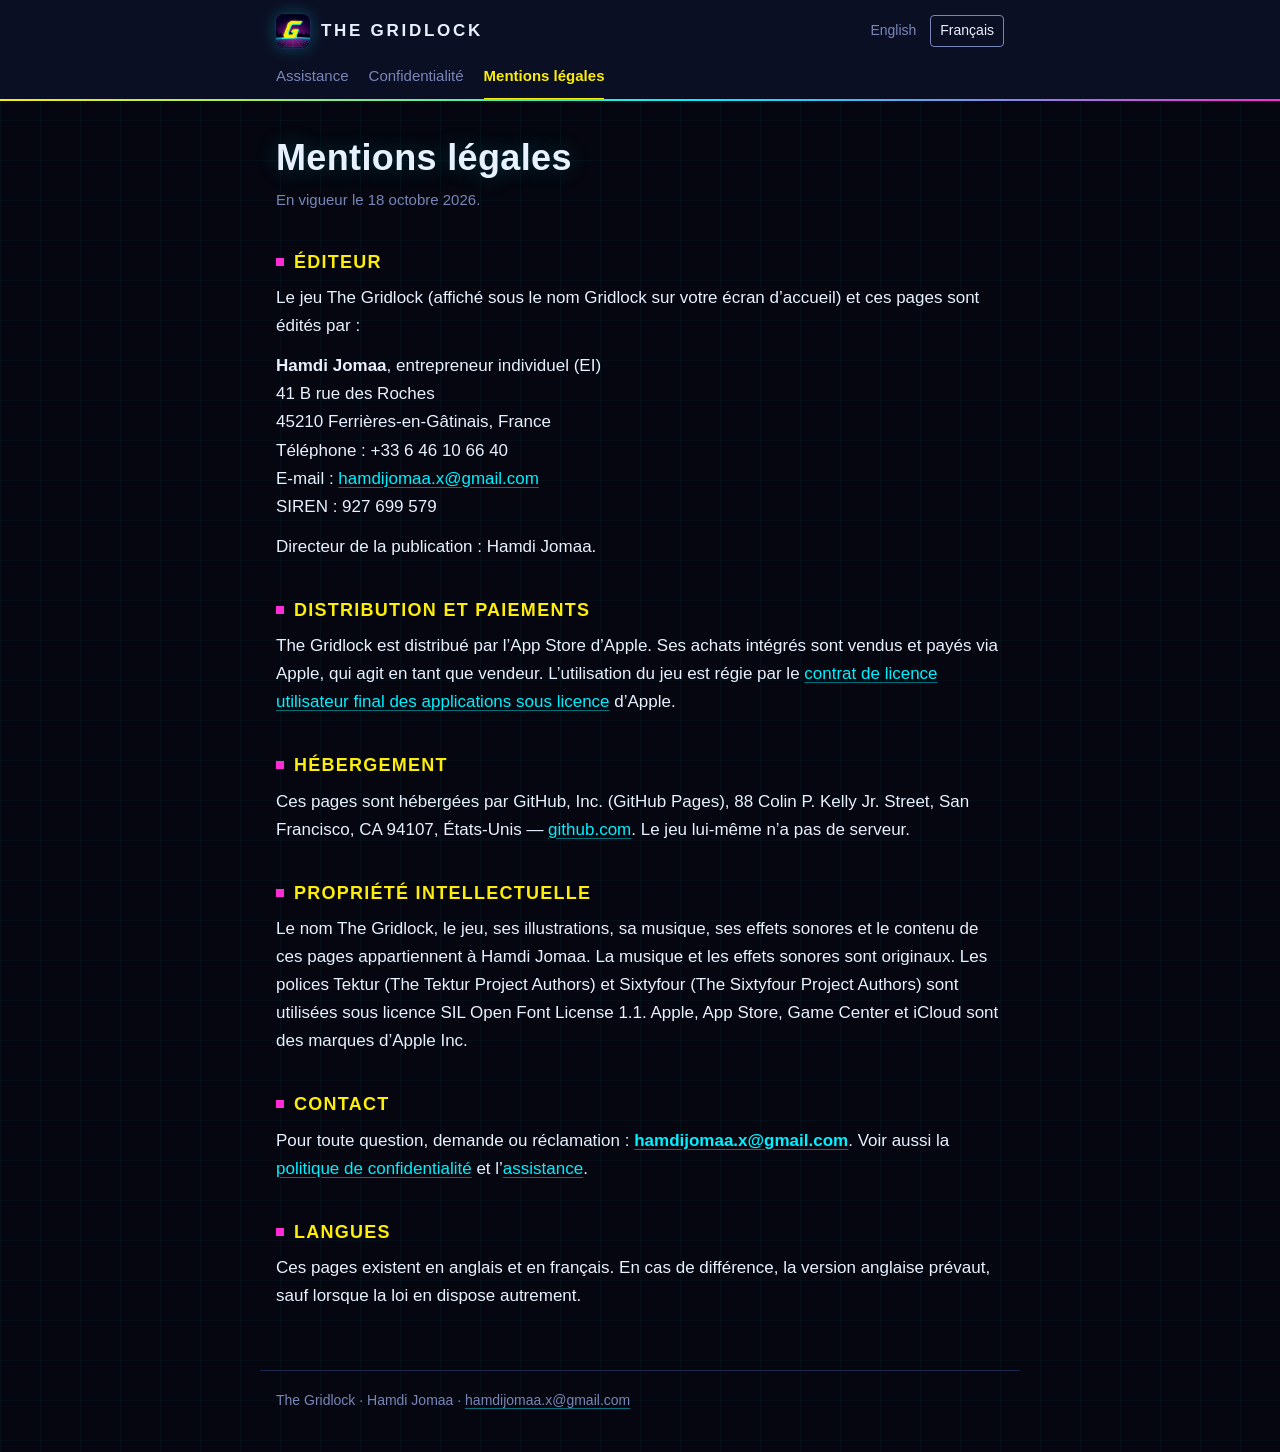
<file: fr/legal-notice.html>
<!doctype html>
<html lang="fr" dir="ltr">
<head>
<meta charset="utf-8">
<meta name="viewport" content="width=device-width, initial-scale=1">
<meta name="color-scheme" content="dark">
<meta name="theme-color" content="#0B0F24">
<title>Mentions légales · The Gridlock</title>
<meta name="description" content="Éditeur, hébergement et propriété intellectuelle de The Gridlock.">
<link rel="canonical" href="https://hamdij0maa.github.io/gridlock-legal/fr/legal-notice.html">
<link rel="alternate" hreflang="en" href="https://hamdij0maa.github.io/gridlock-legal/en/legal-notice.html">
<link rel="alternate" hreflang="fr" href="https://hamdij0maa.github.io/gridlock-legal/fr/legal-notice.html">
<link rel="alternate" hreflang="x-default" href="https://hamdij0maa.github.io/gridlock-legal/en/legal-notice.html">
<link rel="icon" href="../icon.png">
<link rel="stylesheet" href="../style.css">
</head>
<body>
<header>
<div class="bar"><a class="brand" href="support.html"><img src="../icon.png" alt="">The Gridlock</a>
<nav class="lang" aria-label="Language / Langue"><a href="../en/legal-notice.html" lang="en" hreflang="en">English</a><a href="../fr/legal-notice.html" lang="fr" hreflang="fr" aria-current="true">Français</a></nav></div>
<nav class="docs" aria-label="Pages"><a href="support.html">Assistance</a><a href="privacy.html">Confidentialité</a><a href="legal-notice.html" aria-current="page">Mentions légales</a></nav>
</header>
<main>
<h1 id="top">Mentions légales</h1>
<p class="date">En vigueur le 18 octobre 2026.</p>

<h2 id="publisher">Éditeur</h2>
<p>Le jeu The Gridlock (affiché sous le nom Gridlock sur votre écran d’accueil) et ces pages sont édités par :</p>
<p><strong>Hamdi Jomaa</strong>, entrepreneur individuel (EI)<br>41 B rue des Roches<br>45210 Ferrières-en-Gâtinais, France<br>Téléphone : +33 6 46 10 66 40<br>E-mail : <a href="mailto:hamdijomaa.x@gmail.com">hamdijomaa.x@gmail.com</a><br>SIREN : 927 699 579</p>
<p>Directeur de la publication : Hamdi Jomaa.</p>

<h2 id="distribution">Distribution et paiements</h2>
<p>The Gridlock est distribué par l’App Store d’Apple. Ses achats intégrés sont vendus et payés via Apple, qui agit en tant que vendeur. L’utilisation du jeu est régie par le <a href="https://www.apple.com/legal/internet-services/itunes/dev/stdeula/">contrat de licence utilisateur final des applications sous licence</a> d’Apple.</p>

<h2 id="hosting">Hébergement</h2>
<p>Ces pages sont hébergées par GitHub, Inc. (GitHub Pages), 88 Colin P. Kelly Jr. Street, San Francisco, CA 94107, États-Unis — <a href="https://github.com">github.com</a>. Le jeu lui-même n’a pas de serveur.</p>

<h2 id="ip">Propriété intellectuelle</h2>
<p>Le nom The Gridlock, le jeu, ses illustrations, sa musique, ses effets sonores et le contenu de ces pages appartiennent à Hamdi Jomaa. La musique et les effets sonores sont originaux. Les polices Tektur (The Tektur Project Authors) et Sixtyfour (The Sixtyfour Project Authors) sont utilisées sous licence SIL Open Font License 1.1. Apple, App Store, Game Center et iCloud sont des marques d’Apple Inc.</p>

<h2 id="contact">Contact</h2>
<p>Pour toute question, demande ou réclamation : <strong><a href="mailto:hamdijomaa.x@gmail.com">hamdijomaa.x@gmail.com</a></strong>. Voir aussi la <a href="privacy.html">politique de confidentialité</a> et l’<a href="support.html">assistance</a>.</p>

<h2 id="languages">Langues</h2>
<p>Ces pages existent en anglais et en français. En cas de différence, la version anglaise prévaut, sauf lorsque la loi en dispose autrement.</p>
</main>
<footer>The Gridlock · Hamdi Jomaa · <a href="mailto:hamdijomaa.x@gmail.com">hamdijomaa.x@gmail.com</a></footer>
</body>
</html>
</file>
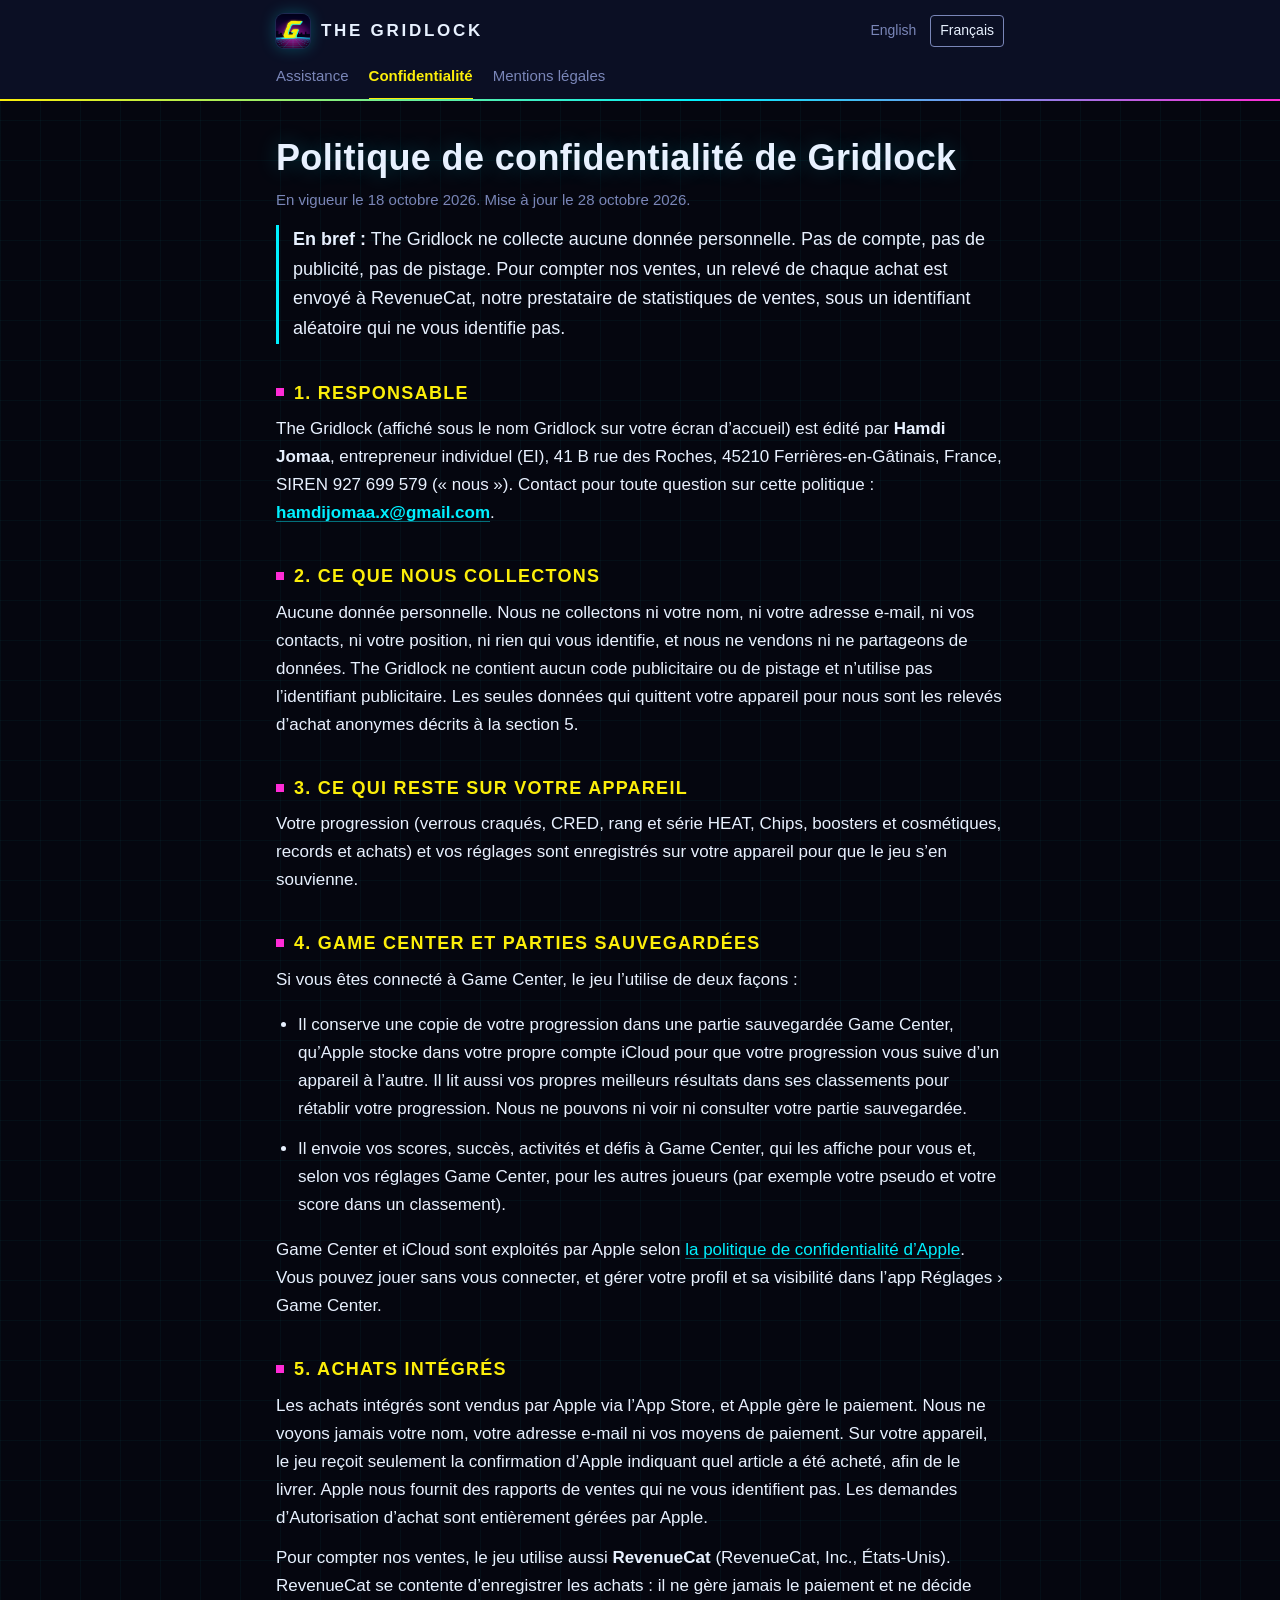
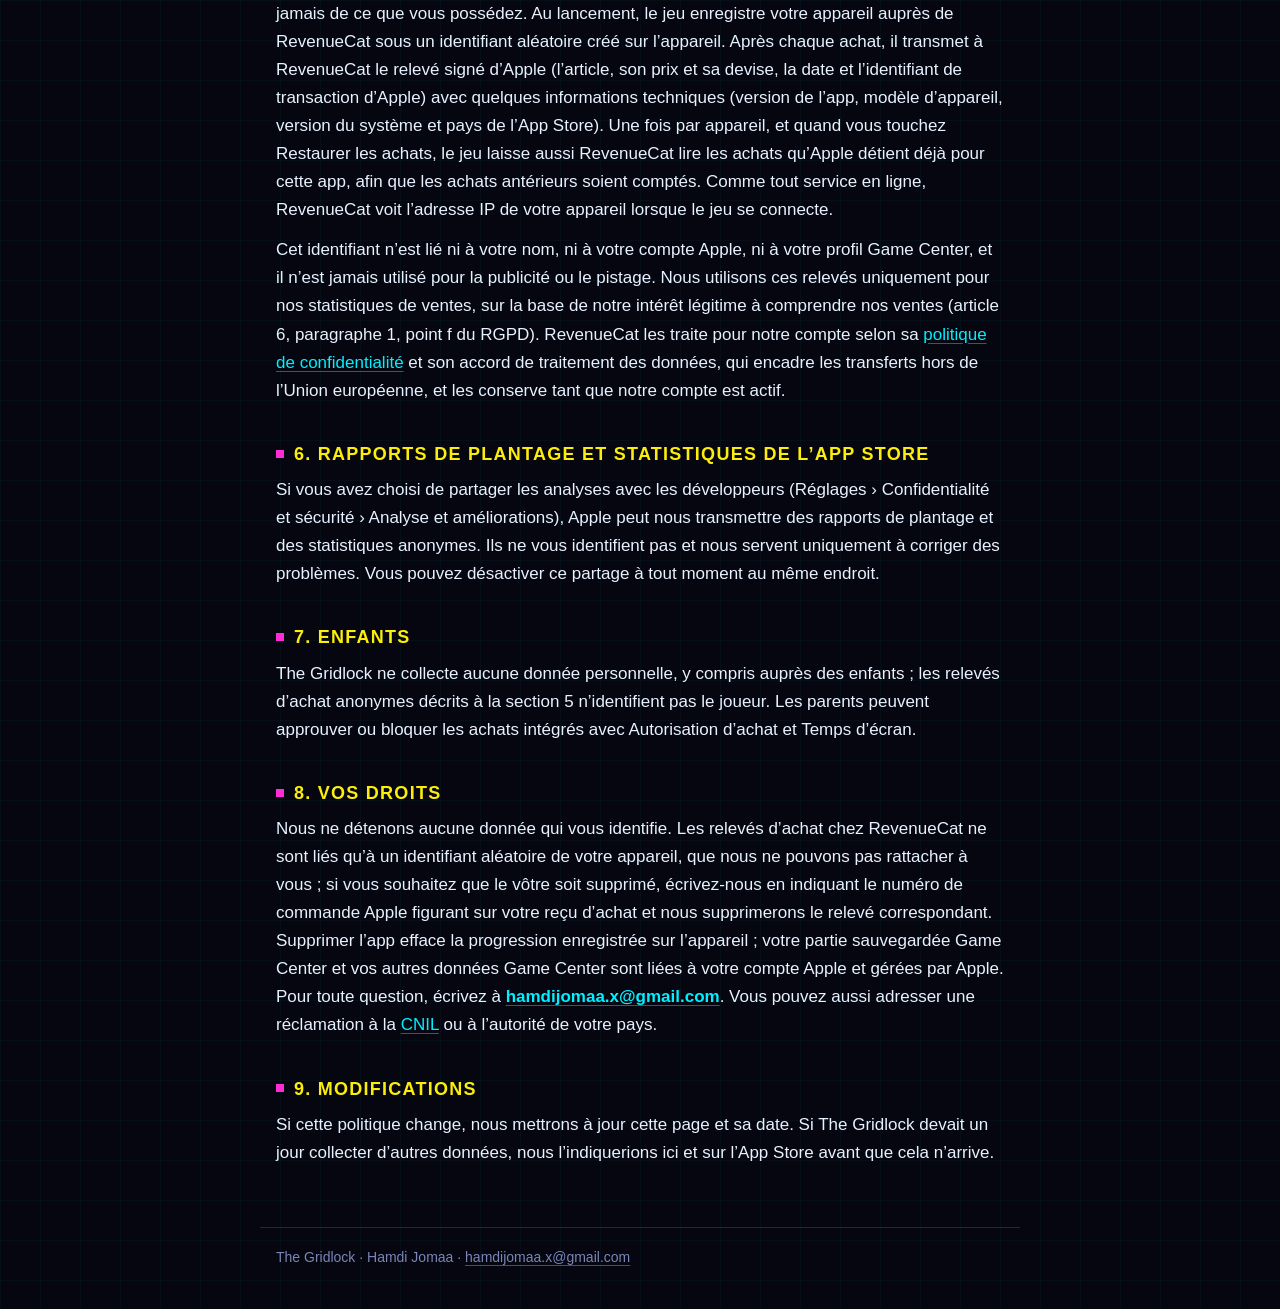
<file: fr/privacy.html>
<!doctype html>
<html lang="fr" dir="ltr">
<head>
<meta charset="utf-8">
<meta name="viewport" content="width=device-width, initial-scale=1">
<meta name="color-scheme" content="dark">
<meta name="theme-color" content="#0B0F24">
<title>Politique de confidentialité · The Gridlock</title>
<meta name="description" content="The Gridlock ne collecte aucune donnée personnelle : pas de compte, pas de publicité, pas de pistage. Les achats sont comptés anonymement avec RevenueCat.">
<link rel="canonical" href="https://hamdij0maa.github.io/gridlock-legal/fr/privacy.html">
<link rel="alternate" hreflang="en" href="https://hamdij0maa.github.io/gridlock-legal/en/privacy.html">
<link rel="alternate" hreflang="fr" href="https://hamdij0maa.github.io/gridlock-legal/fr/privacy.html">
<link rel="alternate" hreflang="x-default" href="https://hamdij0maa.github.io/gridlock-legal/en/privacy.html">
<link rel="icon" href="../icon.png">
<link rel="stylesheet" href="../style.css">
</head>
<body>
<header>
<div class="bar"><a class="brand" href="support.html"><img src="../icon.png" alt="">The Gridlock</a>
<nav class="lang" aria-label="Language / Langue"><a href="../en/privacy.html" lang="en" hreflang="en">English</a><a href="../fr/privacy.html" lang="fr" hreflang="fr" aria-current="true">Français</a></nav></div>
<nav class="docs" aria-label="Pages"><a href="support.html">Assistance</a><a href="privacy.html" aria-current="page">Confidentialité</a><a href="legal-notice.html">Mentions légales</a></nav>
</header>
<main>
<h1 id="top">Politique de confidentialité de Gridlock</h1>
<p class="date">En vigueur le 18 octobre 2026. Mise à jour le 28 octobre 2026.</p>
<p class="lead"><strong>En bref :</strong> The Gridlock ne collecte aucune donnée personnelle. Pas de compte, pas de publicité, pas de pistage. Pour compter nos ventes, un relevé de chaque achat est envoyé à RevenueCat, notre prestataire de statistiques de ventes, sous un identifiant aléatoire qui ne vous identifie pas.</p>

<h2 id="1-who-is-responsible">1. Responsable</h2>
<p>The Gridlock (affiché sous le nom Gridlock sur votre écran d’accueil) est édité par <strong>Hamdi Jomaa</strong>, entrepreneur individuel (EI), 41 B rue des Roches, 45210 Ferrières-en-Gâtinais, France, SIREN 927 699 579 (« nous »). Contact pour toute question sur cette politique : <strong><a href="mailto:hamdijomaa.x@gmail.com">hamdijomaa.x@gmail.com</a></strong>.</p>

<h2 id="2-what-we-collect">2. Ce que nous collectons</h2>
<p>Aucune donnée personnelle. Nous ne collectons ni votre nom, ni votre adresse e-mail, ni vos contacts, ni votre position, ni rien qui vous identifie, et nous ne vendons ni ne partageons de données. The Gridlock ne contient aucun code publicitaire ou de pistage et n’utilise pas l’identifiant publicitaire. Les seules données qui quittent votre appareil pour nous sont les relevés d’achat anonymes décrits à la section 5.</p>

<h2 id="3-on-your-device">3. Ce qui reste sur votre appareil</h2>
<p>Votre progression (verrous craqués, CRED, rang et série HEAT, Chips, boosters et cosmétiques, records et achats) et vos réglages sont enregistrés sur votre appareil pour que le jeu s’en souvienne.</p>

<h2 id="4-game-center">4. Game Center et parties sauvegardées</h2>
<p>Si vous êtes connecté à Game Center, le jeu l’utilise de deux façons :</p>
<ul>
<li>Il conserve une copie de votre progression dans une partie sauvegardée Game Center, qu’Apple stocke dans votre propre compte iCloud pour que votre progression vous suive d’un appareil à l’autre. Il lit aussi vos propres meilleurs résultats dans ses classements pour rétablir votre progression. Nous ne pouvons ni voir ni consulter votre partie sauvegardée.</li>
<li>Il envoie vos scores, succès, activités et défis à Game Center, qui les affiche pour vous et, selon vos réglages Game Center, pour les autres joueurs (par exemple votre pseudo et votre score dans un classement).</li>
</ul>
<p>Game Center et iCloud sont exploités par Apple selon <a href="https://www.apple.com/fr/legal/privacy/">la politique de confidentialité d’Apple</a>. Vous pouvez jouer sans vous connecter, et gérer votre profil et sa visibilité dans l’app Réglages › Game Center.</p>

<h2 id="5-purchases">5. Achats intégrés</h2>
<p>Les achats intégrés sont vendus par Apple via l’App Store, et Apple gère le paiement. Nous ne voyons jamais votre nom, votre adresse e-mail ni vos moyens de paiement. Sur votre appareil, le jeu reçoit seulement la confirmation d’Apple indiquant quel article a été acheté, afin de le livrer. Apple nous fournit des rapports de ventes qui ne vous identifient pas. Les demandes d’Autorisation d’achat sont entièrement gérées par Apple.</p>
<p>Pour compter nos ventes, le jeu utilise aussi <strong>RevenueCat</strong> (RevenueCat, Inc., États-Unis). RevenueCat se contente d’enregistrer les achats : il ne gère jamais le paiement et ne décide jamais de ce que vous possédez. Au lancement, le jeu enregistre votre appareil auprès de RevenueCat sous un identifiant aléatoire créé sur l’appareil. Après chaque achat, il transmet à RevenueCat le relevé signé d’Apple (l’article, son prix et sa devise, la date et l’identifiant de transaction d’Apple) avec quelques informations techniques (version de l’app, modèle d’appareil, version du système et pays de l’App Store). Une fois par appareil, et quand vous touchez Restaurer les achats, le jeu laisse aussi RevenueCat lire les achats qu’Apple détient déjà pour cette app, afin que les achats antérieurs soient comptés. Comme tout service en ligne, RevenueCat voit l’adresse IP de votre appareil lorsque le jeu se connecte.</p>
<p>Cet identifiant n’est lié ni à votre nom, ni à votre compte Apple, ni à votre profil Game Center, et il n’est jamais utilisé pour la publicité ou le pistage. Nous utilisons ces relevés uniquement pour nos statistiques de ventes, sur la base de notre intérêt légitime à comprendre nos ventes (article 6, paragraphe 1, point f du RGPD). RevenueCat les traite pour notre compte selon sa <a href="https://www.revenuecat.com/privacy">politique de confidentialité</a> et son accord de traitement des données, qui encadre les transferts hors de l’Union européenne, et les conserve tant que notre compte est actif.</p>

<h2 id="6-crash-reports">6. Rapports de plantage et statistiques de l’App Store</h2>
<p>Si vous avez choisi de partager les analyses avec les développeurs (Réglages › Confidentialité et sécurité › Analyse et améliorations), Apple peut nous transmettre des rapports de plantage et des statistiques anonymes. Ils ne vous identifient pas et nous servent uniquement à corriger des problèmes. Vous pouvez désactiver ce partage à tout moment au même endroit.</p>

<h2 id="7-children">7. Enfants</h2>
<p>The Gridlock ne collecte aucune donnée personnelle, y compris auprès des enfants ; les relevés d’achat anonymes décrits à la section 5 n’identifient pas le joueur. Les parents peuvent approuver ou bloquer les achats intégrés avec Autorisation d’achat et Temps d’écran.</p>

<h2 id="8-your-rights">8. Vos droits</h2>
<p>Nous ne détenons aucune donnée qui vous identifie. Les relevés d’achat chez RevenueCat ne sont liés qu’à un identifiant aléatoire de votre appareil, que nous ne pouvons pas rattacher à vous ; si vous souhaitez que le vôtre soit supprimé, écrivez-nous en indiquant le numéro de commande Apple figurant sur votre reçu d’achat et nous supprimerons le relevé correspondant. Supprimer l’app efface la progression enregistrée sur l’appareil ; votre partie sauvegardée Game Center et vos autres données Game Center sont liées à votre compte Apple et gérées par Apple. Pour toute question, écrivez à <strong><a href="mailto:hamdijomaa.x@gmail.com">hamdijomaa.x@gmail.com</a></strong>. Vous pouvez aussi adresser une réclamation à la <a href="https://www.cnil.fr">CNIL</a> ou à l’autorité de votre pays.</p>

<h2 id="9-changes">9. Modifications</h2>
<p>Si cette politique change, nous mettrons à jour cette page et sa date. Si The Gridlock devait un jour collecter d’autres données, nous l’indiquerions ici et sur l’App Store avant que cela n’arrive.</p>
</main>
<footer>The Gridlock · Hamdi Jomaa · <a href="mailto:hamdijomaa.x@gmail.com">hamdijomaa.x@gmail.com</a></footer>
</body>
</html>
</file>
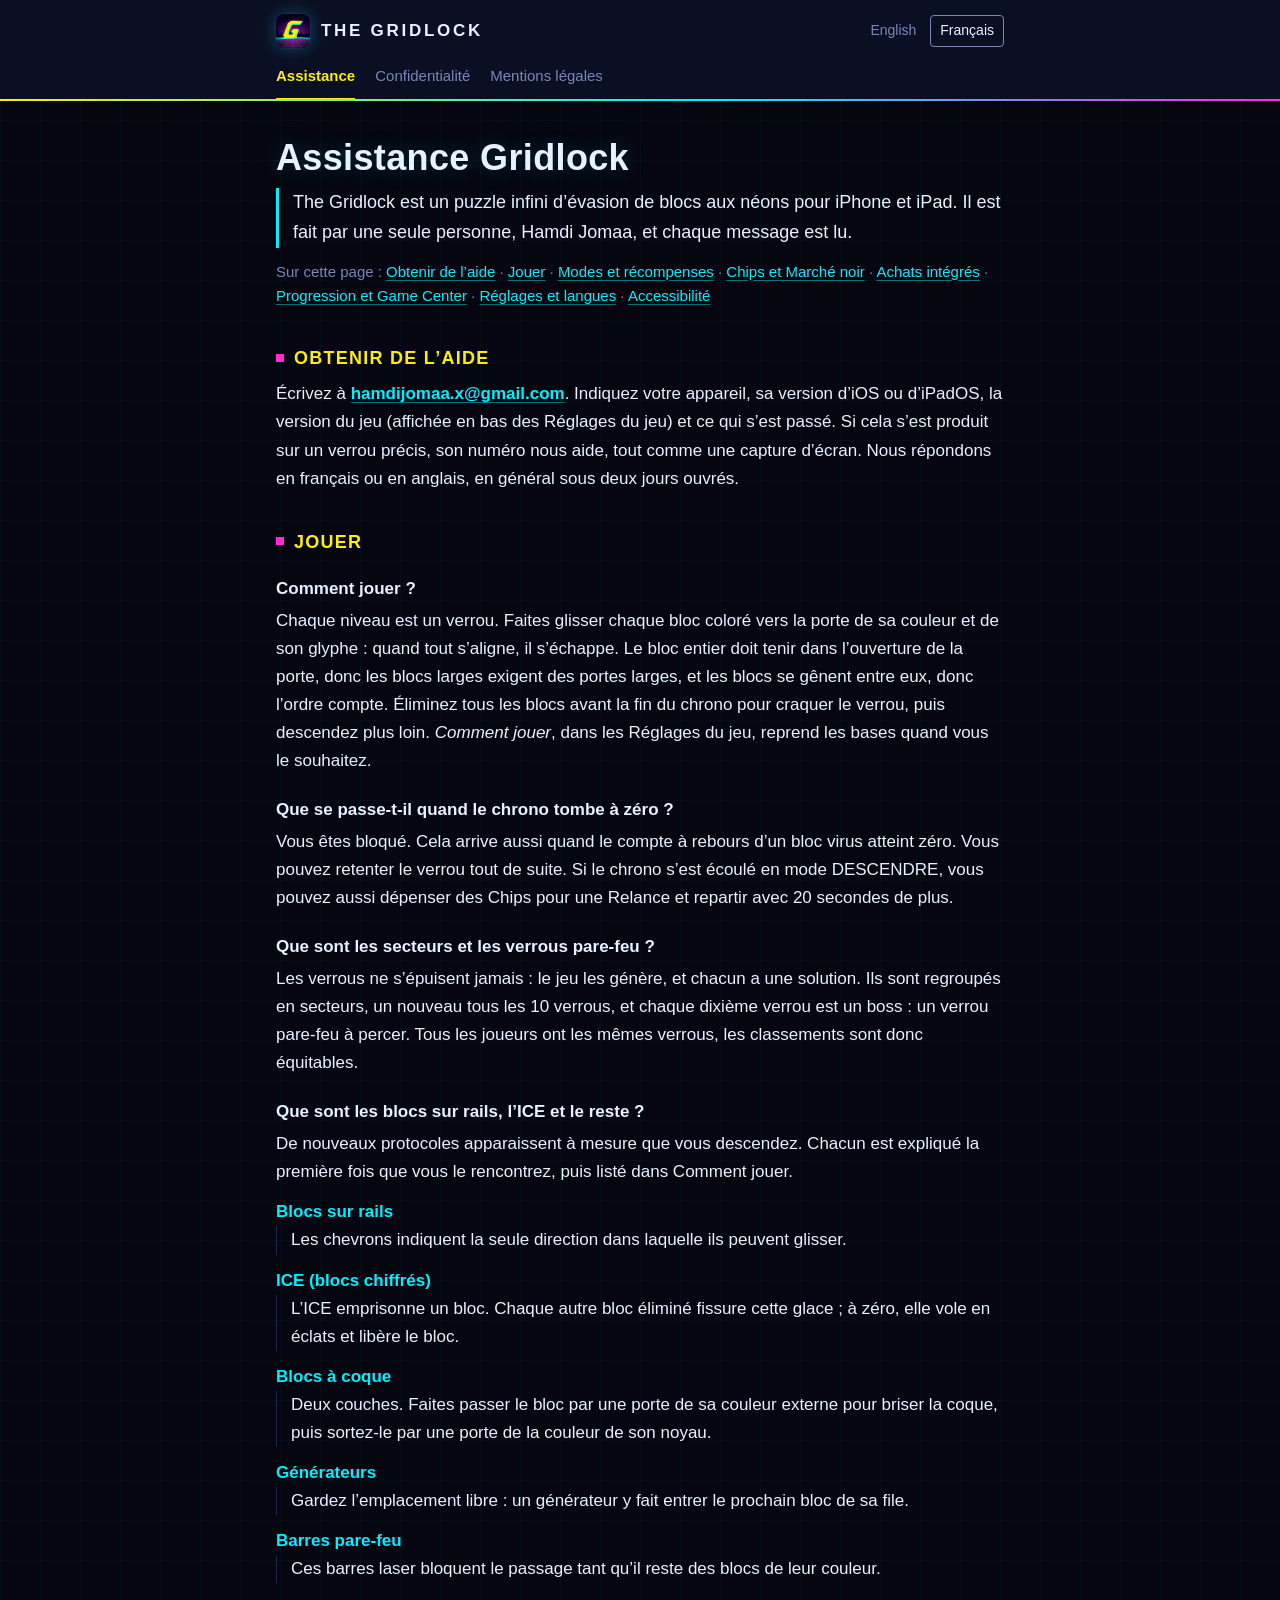
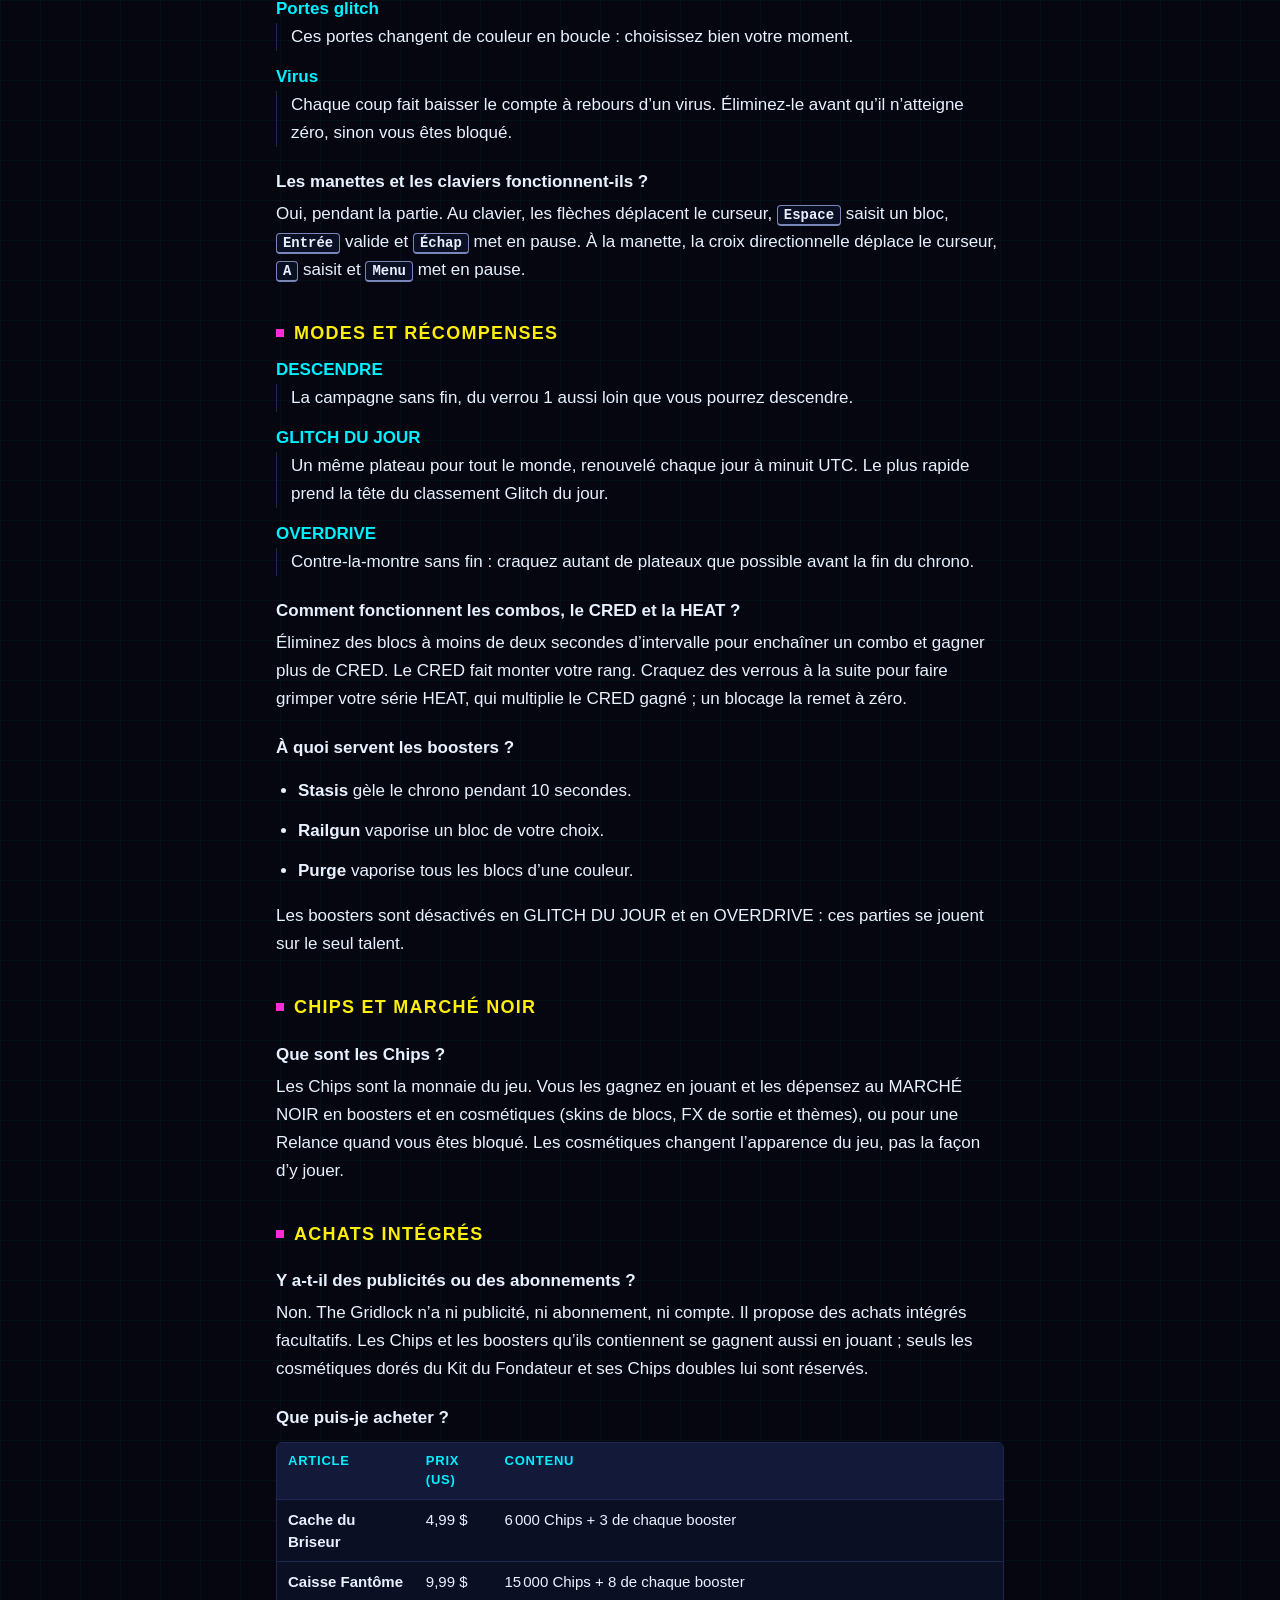
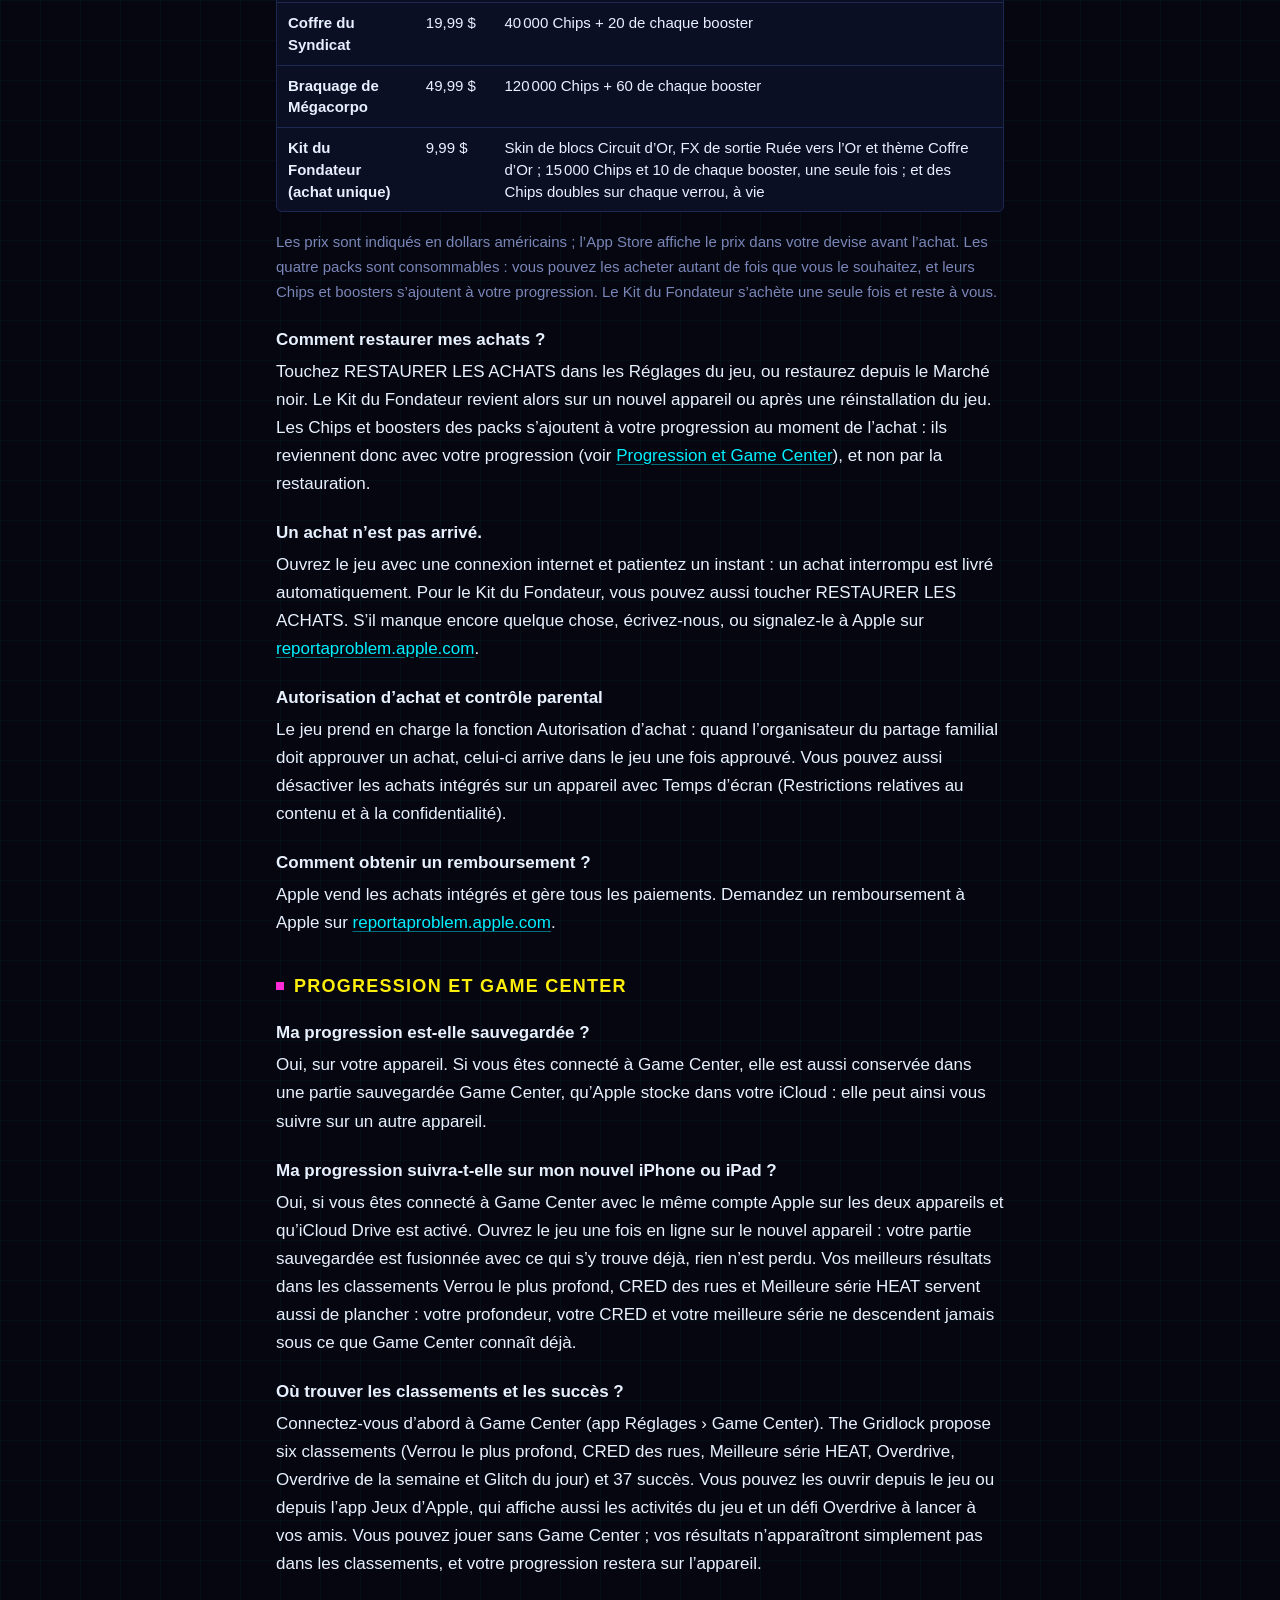
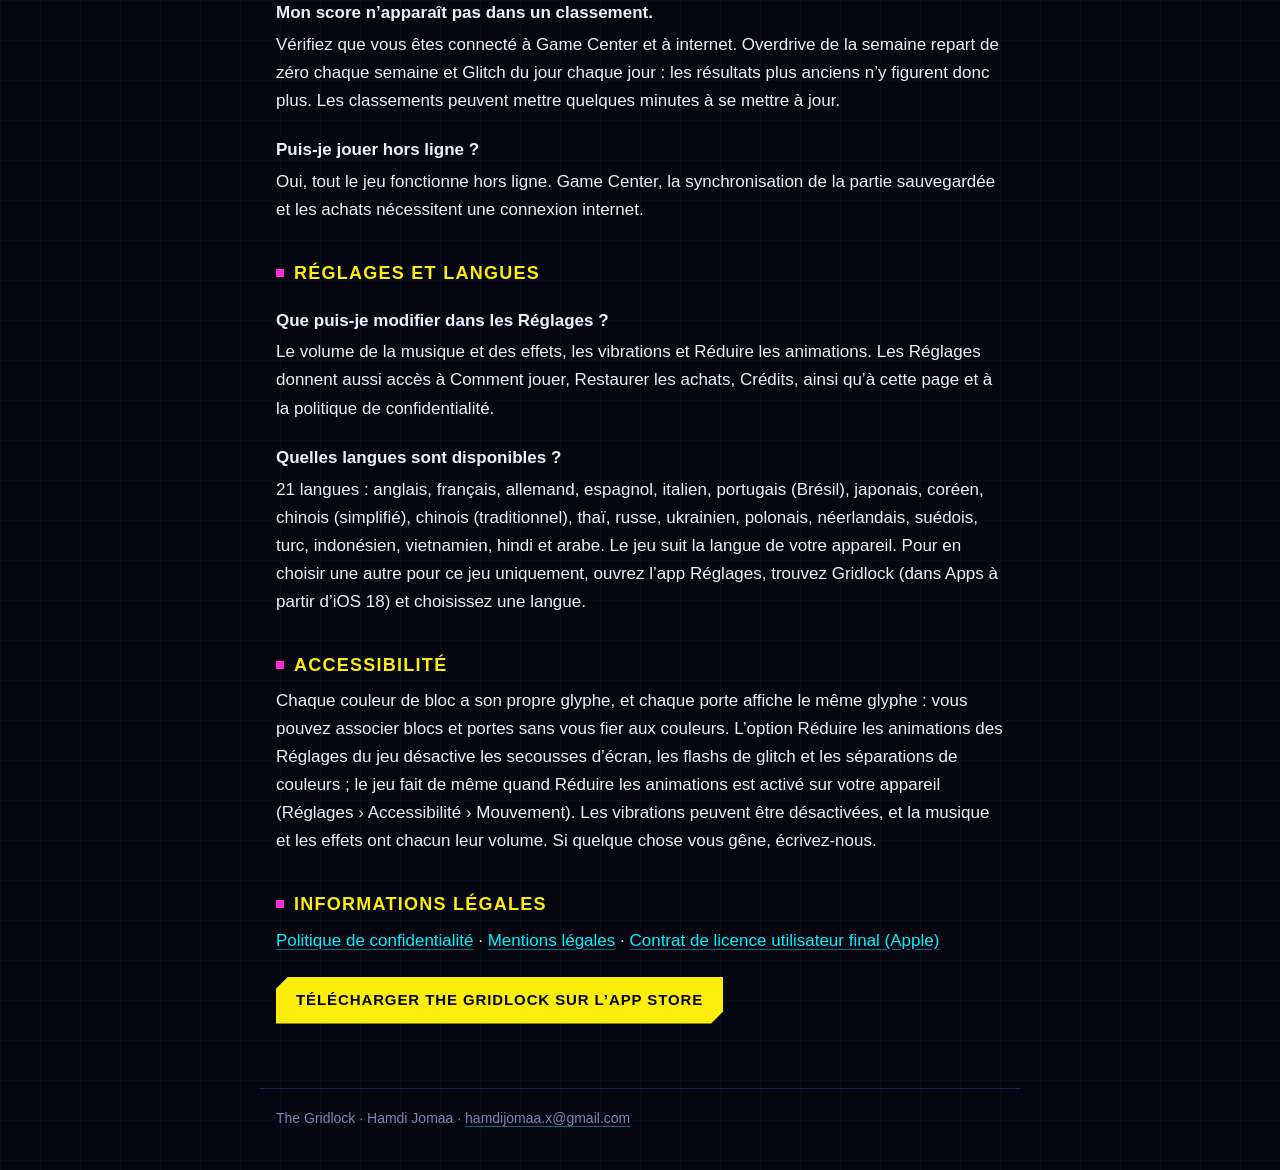
<file: fr/support.html>
<!doctype html>
<html lang="fr" dir="ltr">
<head>
<meta charset="utf-8">
<meta name="viewport" content="width=device-width, initial-scale=1">
<meta name="color-scheme" content="dark">
<meta name="theme-color" content="#0B0F24">
<title>Assistance · The Gridlock</title>
<meta name="description" content="Aide pour The Gridlock, le puzzle infini d’évasion de blocs aux néons pour iPhone et iPad : règles, modes, achats, progression et Game Center.">
<link rel="canonical" href="https://hamdij0maa.github.io/gridlock-legal/fr/support.html">
<link rel="alternate" hreflang="en" href="https://hamdij0maa.github.io/gridlock-legal/en/support.html">
<link rel="alternate" hreflang="fr" href="https://hamdij0maa.github.io/gridlock-legal/fr/support.html">
<link rel="alternate" hreflang="x-default" href="https://hamdij0maa.github.io/gridlock-legal/en/support.html">
<link rel="icon" href="../icon.png">
<link rel="stylesheet" href="../style.css">
</head>
<body>
<header>
<div class="bar"><a class="brand" href="support.html"><img src="../icon.png" alt="">The Gridlock</a>
<nav class="lang" aria-label="Language / Langue"><a href="../en/support.html" lang="en" hreflang="en">English</a><a href="../fr/support.html" lang="fr" hreflang="fr" aria-current="true">Français</a></nav></div>
<nav class="docs" aria-label="Pages"><a href="support.html" aria-current="page">Assistance</a><a href="privacy.html">Confidentialité</a><a href="legal-notice.html">Mentions légales</a></nav>
</header>
<main>
<h1 id="top">Assistance Gridlock</h1>
<p class="lead">The Gridlock est un puzzle infini d’évasion de blocs aux néons pour iPhone et iPad. Il est fait par une seule personne, Hamdi Jomaa, et chaque message est lu.</p>
<nav class="toc" aria-label="Sur cette page"><p>Sur cette page : <a href="#get-help">Obtenir de l’aide</a> · <a href="#playing">Jouer</a> · <a href="#modes">Modes et récompenses</a> · <a href="#chips">Chips et Marché noir</a> · <a href="#purchases">Achats intégrés</a> · <a href="#progress">Progression et Game Center</a> · <a href="#settings">Réglages et langues</a> · <a href="#accessibility">Accessibilité</a></p></nav>

<h2 id="get-help">Obtenir de l’aide</h2>
<p>Écrivez à <strong><a href="mailto:hamdijomaa.x@gmail.com">hamdijomaa.x@gmail.com</a></strong>. Indiquez votre appareil, sa version d’iOS ou d’iPadOS, la version du jeu (affichée en bas des Réglages du jeu) et ce qui s’est passé. Si cela s’est produit sur un verrou précis, son numéro nous aide, tout comme une capture d’écran. Nous répondons en français ou en anglais, en général sous deux jours ouvrés.</p>

<h2 id="playing">Jouer</h2>
<h3>Comment jouer ?</h3>
<p>Chaque niveau est un verrou. Faites glisser chaque bloc coloré vers la porte de sa couleur et de son glyphe : quand tout s’aligne, il s’échappe. Le bloc entier doit tenir dans l’ouverture de la porte, donc les blocs larges exigent des portes larges, et les blocs se gênent entre eux, donc l’ordre compte. Éliminez tous les blocs avant la fin du chrono pour craquer le verrou, puis descendez plus loin. <em>Comment jouer</em>, dans les Réglages du jeu, reprend les bases quand vous le souhaitez.</p>
<h3>Que se passe-t-il quand le chrono tombe à zéro ?</h3>
<p>Vous êtes bloqué. Cela arrive aussi quand le compte à rebours d’un bloc virus atteint zéro. Vous pouvez retenter le verrou tout de suite. Si le chrono s’est écoulé en mode DESCENDRE, vous pouvez aussi dépenser des Chips pour une Relance et repartir avec 20 secondes de plus.</p>
<h3>Que sont les secteurs et les verrous pare-feu ?</h3>
<p>Les verrous ne s’épuisent jamais : le jeu les génère, et chacun a une solution. Ils sont regroupés en secteurs, un nouveau tous les 10 verrous, et chaque dixième verrou est un boss : un verrou pare-feu à percer. Tous les joueurs ont les mêmes verrous, les classements sont donc équitables.</p>
<h3>Que sont les blocs sur rails, l’ICE et le reste ?</h3>
<p>De nouveaux protocoles apparaissent à mesure que vous descendez. Chacun est expliqué la première fois que vous le rencontrez, puis listé dans Comment jouer.</p>
<dl>
<dt>Blocs sur rails</dt><dd>Les chevrons indiquent la seule direction dans laquelle ils peuvent glisser.</dd>
<dt>ICE (blocs chiffrés)</dt><dd>L’ICE emprisonne un bloc. Chaque autre bloc éliminé fissure cette glace ; à zéro, elle vole en éclats et libère le bloc.</dd>
<dt>Blocs à coque</dt><dd>Deux couches. Faites passer le bloc par une porte de sa couleur externe pour briser la coque, puis sortez-le par une porte de la couleur de son noyau.</dd>
<dt>Générateurs</dt><dd>Gardez l’emplacement libre : un générateur y fait entrer le prochain bloc de sa file.</dd>
<dt>Barres pare-feu</dt><dd>Ces barres laser bloquent le passage tant qu’il reste des blocs de leur couleur.</dd>
<dt>Portes glitch</dt><dd>Ces portes changent de couleur en boucle : choisissez bien votre moment.</dd>
<dt>Virus</dt><dd>Chaque coup fait baisser le compte à rebours d’un virus. Éliminez-le avant qu’il n’atteigne zéro, sinon vous êtes bloqué.</dd>
</dl>
<h3>Les manettes et les claviers fonctionnent-ils ?</h3>
<p>Oui, pendant la partie. Au clavier, les flèches déplacent le curseur, <kbd>Espace</kbd> saisit un bloc, <kbd>Entrée</kbd> valide et <kbd>Échap</kbd> met en pause. À la manette, la croix directionnelle déplace le curseur, <kbd>A</kbd> saisit et <kbd>Menu</kbd> met en pause.</p>

<h2 id="modes">Modes et récompenses</h2>
<dl>
<dt>DESCENDRE</dt><dd>La campagne sans fin, du verrou 1 aussi loin que vous pourrez descendre.</dd>
<dt>GLITCH DU JOUR</dt><dd>Un même plateau pour tout le monde, renouvelé chaque jour à minuit UTC. Le plus rapide prend la tête du classement Glitch du jour.</dd>
<dt>OVERDRIVE</dt><dd>Contre-la-montre sans fin : craquez autant de plateaux que possible avant la fin du chrono.</dd>
</dl>
<h3>Comment fonctionnent les combos, le CRED et la HEAT ?</h3>
<p>Éliminez des blocs à moins de deux secondes d’intervalle pour enchaîner un combo et gagner plus de CRED. Le CRED fait monter votre rang. Craquez des verrous à la suite pour faire grimper votre série HEAT, qui multiplie le CRED gagné ; un blocage la remet à zéro.</p>
<h3>À quoi servent les boosters ?</h3>
<ul>
<li><strong>Stasis</strong> gèle le chrono pendant 10 secondes.</li>
<li><strong>Railgun</strong> vaporise un bloc de votre choix.</li>
<li><strong>Purge</strong> vaporise tous les blocs d’une couleur.</li>
</ul>
<p>Les boosters sont désactivés en GLITCH DU JOUR et en OVERDRIVE : ces parties se jouent sur le seul talent.</p>

<h2 id="chips">Chips et Marché noir</h2>
<h3>Que sont les Chips ?</h3>
<p>Les Chips sont la monnaie du jeu. Vous les gagnez en jouant et les dépensez au MARCHÉ NOIR en boosters et en cosmétiques (skins de blocs, FX de sortie et thèmes), ou pour une Relance quand vous êtes bloqué. Les cosmétiques changent l’apparence du jeu, pas la façon d’y jouer.</p>

<h2 id="purchases">Achats intégrés</h2>
<h3>Y a-t-il des publicités ou des abonnements ?</h3>
<p>Non. The Gridlock n’a ni publicité, ni abonnement, ni compte. Il propose des achats intégrés facultatifs. Les Chips et les boosters qu’ils contiennent se gagnent aussi en jouant ; seuls les cosmétiques dorés du Kit du Fondateur et ses Chips doubles lui sont réservés.</p>
<h3>Que puis-je acheter ?</h3>
<div class="table"><table>
<thead><tr><th scope="col">Article</th><th scope="col">Prix (US)</th><th scope="col">Contenu</th></tr></thead>
<tbody>
<tr><td>Cache du Briseur</td><td>4,99 $</td><td>6 000 Chips + 3 de chaque booster</td></tr>
<tr><td>Caisse Fantôme</td><td>9,99 $</td><td>15 000 Chips + 8 de chaque booster</td></tr>
<tr><td>Coffre du Syndicat</td><td>19,99 $</td><td>40 000 Chips + 20 de chaque booster</td></tr>
<tr><td>Braquage de Mégacorpo</td><td>49,99 $</td><td>120 000 Chips + 60 de chaque booster</td></tr>
<tr><td>Kit du Fondateur<br>(achat unique)</td><td>9,99 $</td><td>Skin de blocs Circuit d’Or, FX de sortie Ruée vers l’Or et thème Coffre d’Or ; 15 000 Chips et 10 de chaque booster, une seule fois ; et des Chips doubles sur chaque verrou, à vie</td></tr>
</tbody>
</table></div>
<p class="note">Les prix sont indiqués en dollars américains ; l’App Store affiche le prix dans votre devise avant l’achat. Les quatre packs sont consommables : vous pouvez les acheter autant de fois que vous le souhaitez, et leurs Chips et boosters s’ajoutent à votre progression. Le Kit du Fondateur s’achète une seule fois et reste à vous.</p>
<h3>Comment restaurer mes achats ?</h3>
<p>Touchez RESTAURER LES ACHATS dans les Réglages du jeu, ou restaurez depuis le Marché noir. Le Kit du Fondateur revient alors sur un nouvel appareil ou après une réinstallation du jeu. Les Chips et boosters des packs s’ajoutent à votre progression au moment de l’achat : ils reviennent donc avec votre progression (voir <a href="#progress">Progression et Game Center</a>), et non par la restauration.</p>
<h3>Un achat n’est pas arrivé.</h3>
<p>Ouvrez le jeu avec une connexion internet et patientez un instant : un achat interrompu est livré automatiquement. Pour le Kit du Fondateur, vous pouvez aussi toucher RESTAURER LES ACHATS. S’il manque encore quelque chose, écrivez-nous, ou signalez-le à Apple sur <a href="https://reportaproblem.apple.com">reportaproblem.apple.com</a>.</p>
<h3>Autorisation d’achat et contrôle parental</h3>
<p>Le jeu prend en charge la fonction Autorisation d’achat : quand l’organisateur du partage familial doit approuver un achat, celui-ci arrive dans le jeu une fois approuvé. Vous pouvez aussi désactiver les achats intégrés sur un appareil avec Temps d’écran (Restrictions relatives au contenu et à la confidentialité).</p>
<h3>Comment obtenir un remboursement ?</h3>
<p>Apple vend les achats intégrés et gère tous les paiements. Demandez un remboursement à Apple sur <a href="https://reportaproblem.apple.com">reportaproblem.apple.com</a>.</p>

<h2 id="progress">Progression et Game Center</h2>
<h3>Ma progression est-elle sauvegardée ?</h3>
<p>Oui, sur votre appareil. Si vous êtes connecté à Game Center, elle est aussi conservée dans une partie sauvegardée Game Center, qu’Apple stocke dans votre iCloud : elle peut ainsi vous suivre sur un autre appareil.</p>
<h3>Ma progression suivra-t-elle sur mon nouvel iPhone ou iPad ?</h3>
<p>Oui, si vous êtes connecté à Game Center avec le même compte Apple sur les deux appareils et qu’iCloud Drive est activé. Ouvrez le jeu une fois en ligne sur le nouvel appareil : votre partie sauvegardée est fusionnée avec ce qui s’y trouve déjà, rien n’est perdu. Vos meilleurs résultats dans les classements Verrou le plus profond, CRED des rues et Meilleure série HEAT servent aussi de plancher : votre profondeur, votre CRED et votre meilleure série ne descendent jamais sous ce que Game Center connaît déjà.</p>
<h3>Où trouver les classements et les succès ?</h3>
<p>Connectez-vous d’abord à Game Center (app Réglages › Game Center). The Gridlock propose six classements (Verrou le plus profond, CRED des rues, Meilleure série HEAT, Overdrive, Overdrive de la semaine et Glitch du jour) et 37 succès. Vous pouvez les ouvrir depuis le jeu ou depuis l’app Jeux d’Apple, qui affiche aussi les activités du jeu et un défi Overdrive à lancer à vos amis. Vous pouvez jouer sans Game Center ; vos résultats n’apparaîtront simplement pas dans les classements, et votre progression restera sur l’appareil.</p>
<h3>Mon score n’apparaît pas dans un classement.</h3>
<p>Vérifiez que vous êtes connecté à Game Center et à internet. Overdrive de la semaine repart de zéro chaque semaine et Glitch du jour chaque jour : les résultats plus anciens n’y figurent donc plus. Les classements peuvent mettre quelques minutes à se mettre à jour.</p>
<h3>Puis-je jouer hors ligne ?</h3>
<p>Oui, tout le jeu fonctionne hors ligne. Game Center, la synchronisation de la partie sauvegardée et les achats nécessitent une connexion internet.</p>

<h2 id="settings">Réglages et langues</h2>
<h3>Que puis-je modifier dans les Réglages ?</h3>
<p>Le volume de la musique et des effets, les vibrations et Réduire les animations. Les Réglages donnent aussi accès à Comment jouer, Restaurer les achats, Crédits, ainsi qu’à cette page et à la politique de confidentialité.</p>
<h3>Quelles langues sont disponibles ?</h3>
<p>21 langues : anglais, français, allemand, espagnol, italien, portugais (Brésil), japonais, coréen, chinois (simplifié), chinois (traditionnel), thaï, russe, ukrainien, polonais, néerlandais, suédois, turc, indonésien, vietnamien, hindi et arabe. Le jeu suit la langue de votre appareil. Pour en choisir une autre pour ce jeu uniquement, ouvrez l’app Réglages, trouvez Gridlock (dans Apps à partir d’iOS 18) et choisissez une langue.</p>

<h2 id="accessibility">Accessibilité</h2>
<p>Chaque couleur de bloc a son propre glyphe, et chaque porte affiche le même glyphe : vous pouvez associer blocs et portes sans vous fier aux couleurs. L’option Réduire les animations des Réglages du jeu désactive les secousses d’écran, les flashs de glitch et les séparations de couleurs ; le jeu fait de même quand Réduire les animations est activé sur votre appareil (Réglages › Accessibilité › Mouvement). Les vibrations peuvent être désactivées, et la musique et les effets ont chacun leur volume. Si quelque chose vous gêne, écrivez-nous.</p>

<h2 id="legal">Informations légales</h2>
<p><a href="privacy.html">Politique de confidentialité</a> · <a href="legal-notice.html">Mentions légales</a> · <a href="https://www.apple.com/legal/internet-services/itunes/dev/stdeula/">Contrat de licence utilisateur final (Apple)</a></p>
<p><a class="store" href="https://apps.apple.com/app/id6824276149">Télécharger The Gridlock sur l’App Store</a></p>
</main>
<footer>The Gridlock · Hamdi Jomaa · <a href="mailto:hamdijomaa.x@gmail.com">hamdijomaa.x@gmail.com</a></footer>
</body>
</html>
</file>
<file: style.css>
/* The Gridlock: support, privacy and legal pages. Dark-first, dependency-free. */
:root{color-scheme:dark;--bg:#05060F;--panel:#0B0F24;--panel2:#121939;--fg:#E8F1FF;--dim:#7A86B8;--line:#1E2750;--yellow:#FCEE0A;--cyan:#00F0FF;--magenta:#FF2BD6;--ink:#05060F}
*{box-sizing:border-box}
html{-webkit-text-size-adjust:100%;background:var(--bg)}
body{margin:0;min-height:100vh;color:var(--fg);background-color:var(--bg);
  background-image:linear-gradient(rgba(0,240,255,.035) 1px,transparent 1px),linear-gradient(90deg,rgba(0,240,255,.035) 1px,transparent 1px);background-size:40px 40px;
  font:17px/1.65 -apple-system,BlinkMacSystemFont,"SF Pro Text","Segoe UI",Roboto,"Helvetica Neue","Noto Sans",sans-serif}
::selection{background:var(--magenta);color:var(--ink)}
a{color:var(--cyan);text-decoration:underline;text-decoration-color:rgba(0,240,255,.45);text-underline-offset:3px}
a:hover{text-decoration-color:currentColor}
:focus-visible{outline:2px solid var(--yellow);outline-offset:3px;border-radius:3px}
strong{font-weight:700}

/* Header */
header{position:relative;background:var(--panel);border-bottom:1px solid var(--line)}
header::after{content:"";position:absolute;left:0;right:0;bottom:-1px;height:2px;background:linear-gradient(90deg,var(--yellow),var(--cyan) 55%,var(--magenta))}
.bar{max-width:760px;margin:0 auto;padding:14px 16px 10px;display:flex;flex-wrap:wrap;gap:8px 16px;align-items:center;justify-content:space-between}
.brand{display:inline-flex;align-items:center;gap:11px;color:var(--fg);font-weight:800;letter-spacing:.16em;text-transform:uppercase;text-decoration:none}
.brand img{width:34px;height:34px;border-radius:8px;box-shadow:0 0 0 1px var(--line),0 0 16px rgba(0,240,255,.28)}
nav.lang{display:flex;gap:4px;font-size:14px}
nav.lang a{color:var(--dim);text-decoration:none;padding:3px 9px;border:1px solid transparent;border-radius:4px}
nav.lang a:hover{color:var(--fg);border-color:var(--dim)}
nav.lang a[aria-current]{color:var(--fg);border-color:var(--dim)}
nav.docs{max-width:760px;margin:0 auto;padding:0 16px;display:flex;flex-wrap:wrap;gap:0 20px;font-size:15px}
nav.docs a{color:var(--dim);text-decoration:none;padding:6px 0 9px;border-bottom:2px solid transparent}
nav.docs a:hover{color:var(--fg)}
nav.docs a[aria-current]{color:var(--yellow);font-weight:700;border-bottom-color:var(--yellow)}

/* Content */
main{max-width:760px;margin:0 auto;padding:28px 16px 48px;overflow-wrap:anywhere}
h1{font-size:clamp(28px,6vw,36px);line-height:1.15;margin:8px 0 10px;letter-spacing:.01em;text-shadow:0 0 22px rgba(0,240,255,.22)}
h2{font-size:18px;line-height:1.3;margin:38px 0 10px;color:var(--yellow);text-transform:uppercase;letter-spacing:.07em}
h2::before{content:"";display:inline-block;width:8px;height:8px;margin-inline-end:10px;vertical-align:.12em;background:var(--magenta)}
h3{font-size:17px;line-height:1.35;margin:24px 0 6px}
p,li,dd{margin:0 0 12px}
ul,ol{padding-inline-start:22px}
.lead{font-size:18px;padding-inline-start:14px;border-inline-start:3px solid var(--cyan)}
.date{color:var(--dim);font-size:15px}
.toc{font-size:15px;color:var(--dim)}
dl{margin:10px 0 16px}
dt{font-weight:700;color:var(--cyan);margin-top:10px}
dd{margin-inline-start:0;padding-inline-start:14px;border-inline-start:1px solid var(--line)}
kbd{font:600 .82em ui-monospace,SFMono-Regular,Menlo,Consolas,monospace;padding:1px 6px;border:1px solid var(--dim);border-bottom-width:2px;border-radius:4px;background:var(--panel);white-space:nowrap}
code{font-family:ui-monospace,SFMono-Regular,Menlo,Consolas,monospace;font-size:.88em;background:var(--panel);padding:1px 5px;border-radius:4px}
hr{border:0;border-top:1px solid var(--line);margin:28px 0}
.table{overflow-x:auto;overflow-wrap:normal;margin:12px 0 18px;border:1px solid var(--line);border-radius:6px;background:var(--panel)}
table{border-collapse:collapse;width:100%;font-size:15px;line-height:1.45}
th,td{text-align:start;vertical-align:top;padding:9px 11px;border-bottom:1px solid var(--line)}
tr:last-child td{border-bottom:0}
th{background:var(--panel2);color:var(--cyan);font-weight:700;font-size:13px;text-transform:uppercase;letter-spacing:.06em}
td:first-child{font-weight:600}
td:nth-child(2){white-space:nowrap}
.note{color:var(--dim);font-size:15px}
.store{display:inline-block;margin:10px 0 4px;padding:11px 20px;background:var(--yellow);color:var(--ink);font-weight:800;letter-spacing:.06em;text-transform:uppercase;text-decoration:none;font-size:15px;
  clip-path:polygon(12px 0,100% 0,100% calc(100% - 12px),calc(100% - 12px) 100%,0 100%,0 12px)}
.store:hover{background:var(--cyan)}
.store:focus-visible{clip-path:none;outline-offset:2px}

/* Hub pages */
ul.langs{list-style:none;padding:0;display:grid;grid-template-columns:repeat(auto-fill,minmax(180px,1fr));gap:10px}
ul.langs a{display:block;padding:12px 14px;border:1px solid var(--line);border-radius:6px;background:var(--panel);color:var(--fg);text-decoration:none;font-weight:600}
ul.langs a:hover{border-color:var(--cyan);color:var(--cyan)}

footer{max-width:760px;margin:0 auto;padding:18px 16px 40px;border-top:1px solid var(--line);color:var(--dim);font-size:14px}
footer a{color:var(--dim)}
footer a:hover{color:var(--fg)}

@media (forced-colors:active){h2::before,header::after{display:none}.store{clip-path:none;border:1px solid}}
</file>
